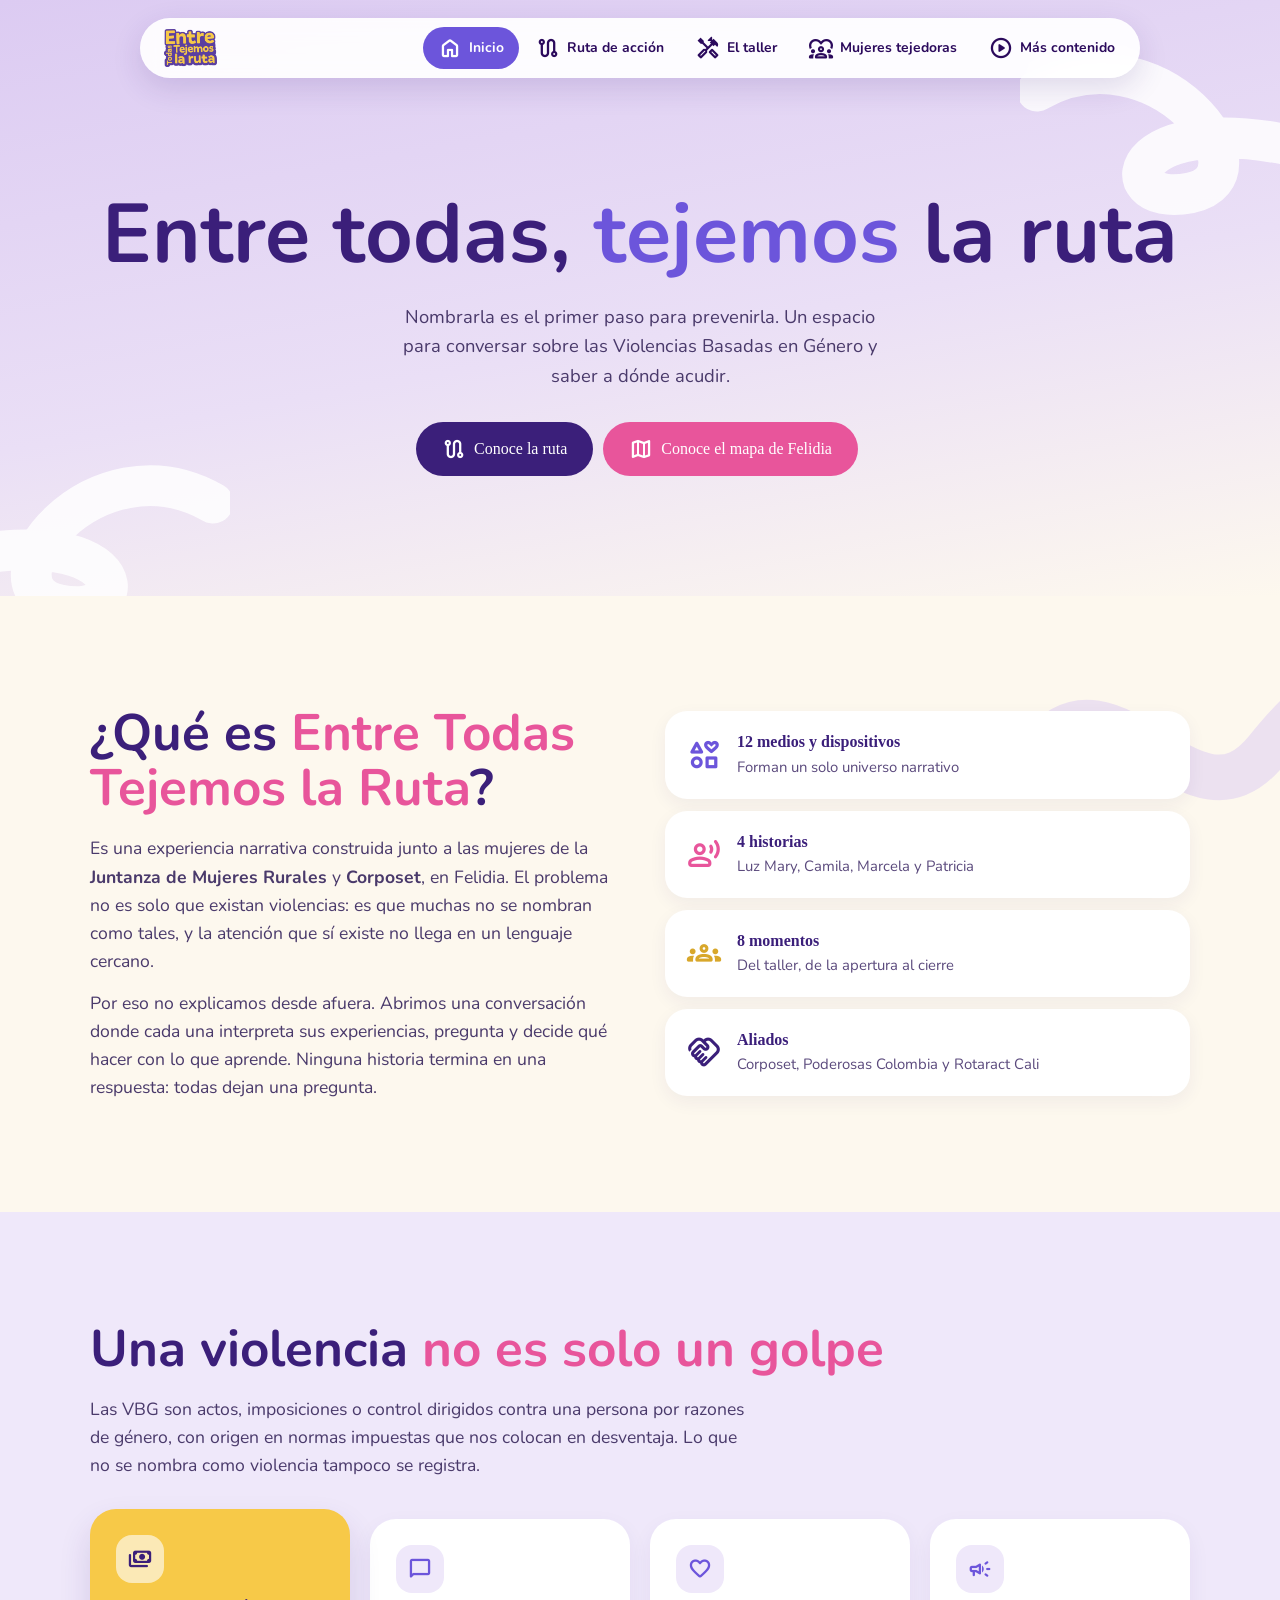
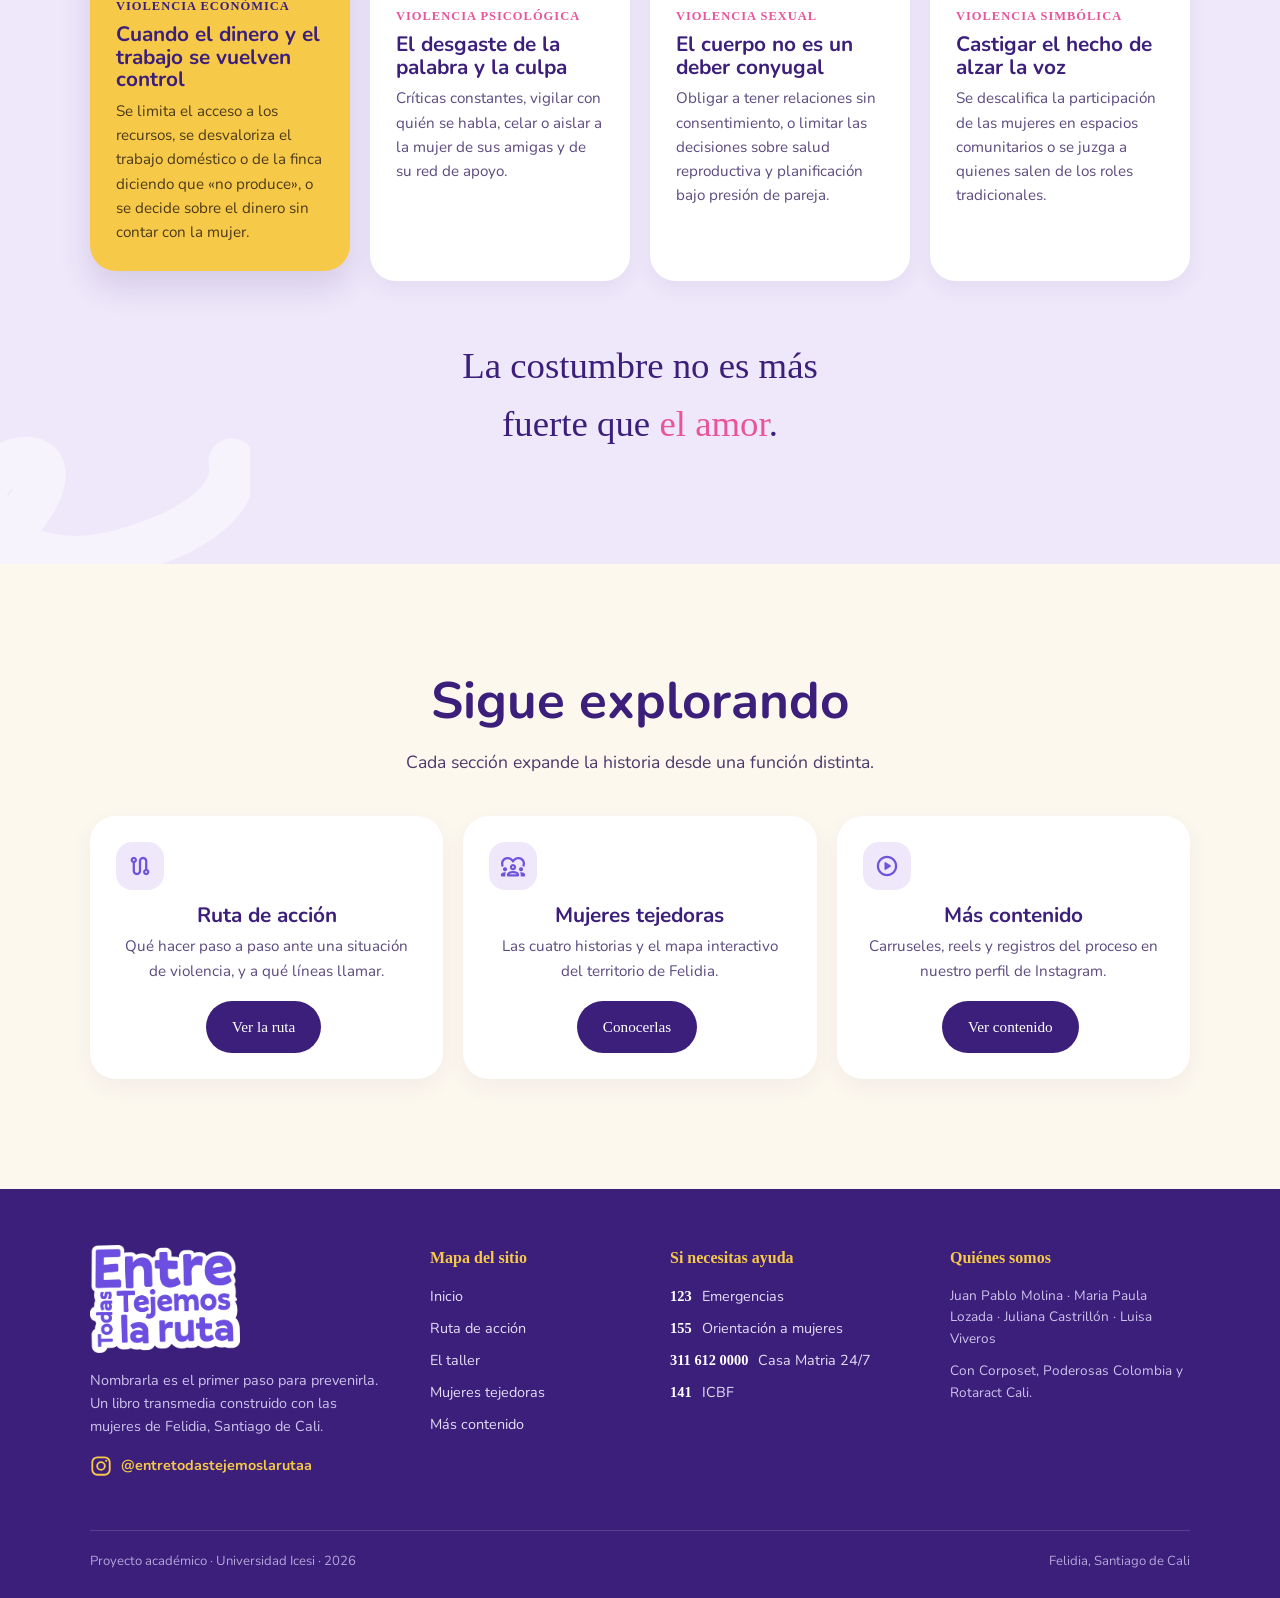
<file: index.html>
<!DOCTYPE html>
<html lang="es">
<head>
<meta charset="UTF-8">
<meta name="viewport" content="width=device-width,initial-scale=1">
<title>Inicio · Entre Todas Tejemos la Ruta</title>
<link href="https://fonts.googleapis.com/css2?family=Nunito:wght@400;600;700;800&display=swap" rel="stylesheet">
<link href="https://api.fontshare.com/v2/css?f[]=pally@400,500,700&display=swap" rel="stylesheet">
<link href="https://fonts.googleapis.com/css2?family=Material+Symbols+Rounded:opsz,wght,FILL,GRAD@24,400,0,0" rel="stylesheet">
<link rel="stylesheet" href="styles.css">
</head>
<body>

<nav>
  <a class="marca" href="index.html"><img src="logo2.png" alt="Entre Todas Tejemos la Ruta"></a>
  <div class="menu">
    <a class="ir activo" href="index.html"><span class="material-symbols-rounded">home</span>Inicio</a>
    <a class="ir" href="ruta.html"><span class="material-symbols-rounded">route</span>Ruta de acción</a>
    <a class="ir" href="taller.html"><span class="material-symbols-rounded">handyman</span>El taller</a>
        <a class="ir" href="tejedoras.html"><span class="material-symbols-rounded">diversity_1</span>Mujeres tejedoras</a>
    <a class="ir" href="contenido.html"><span class="material-symbols-rounded">play_circle</span>Más contenido</a>
  </div>
</nav>

<!-- ===== BANNER PRINCIPAL ===== -->
<header class="banner lila centro">
  <svg class="squig fuerte" style="right:-80px;top:40px;width:340px" viewBox="0 0 200 120" fill="none" stroke="#fff" stroke-width="24" stroke-linecap="round"><path d="M10 30C80 -10 150 80 100 90S60 30 190 70"/></svg>
  <svg class="squig fuerte" style="left:-110px;bottom:-60px;width:340px;transform:scaleX(-1)" viewBox="0 0 200 120" fill="none" stroke="#fff" stroke-width="24" stroke-linecap="round"><path d="M10 30C80 -10 150 80 100 90S60 30 190 70"/></svg>
  <div class="wrap">
      <h1>Entre todas, <em>tejemos</em> la ruta</h1>
      <p>Nombrarla es el primer paso para prevenirla. Un espacio para conversar sobre las Violencias Basadas en Género y saber a dónde acudir.</p>
      <a class="btn" href="ruta.html"><span class="material-symbols-rounded">route</span>Conoce la ruta</a>
      <a class="btn rosa" href="tejedoras.html"><span class="material-symbols-rounded">map</span>Conoce el mapa de Felidia</a>
  </div>
</header>

<!-- ===== EL PROYECTO ===== -->
<section class="fondo-crema">
  <svg class="squig" style="right:-120px;top:40px;width:380px" viewBox="0 0 200 120" fill="none" stroke="#DCCBF2" stroke-width="24" stroke-linecap="round"><path d="M10 60C50 10 90 110 130 60s50-30 60-20"/></svg>
  <div class="wrap two">
    <div>
      <h2>¿Qué es <em>Entre Todas Tejemos la Ruta</em>?</h2>
      <p class="lead">Es una experiencia narrativa construida junto a las mujeres de la <b>Juntanza de Mujeres Rurales</b> y <b>Corposet</b>, en Felidia. El problema no es solo que existan violencias: es que muchas no se nombran como tales, y la atención que sí existe no llega en un lenguaje cercano.</p>
      <p class="lead" style="margin-top:14px">Por eso no explicamos desde afuera. Abrimos una conversación donde cada una interpreta sus experiencias, pregunta y decide qué hacer con lo que aprende. Ninguna historia termina en una respuesta: todas dejan una pregunta.</p>
    </div>
    <div class="stats">
      <div class="stat"><span class="material-symbols-rounded">interests</span><div><b>12 medios y dispositivos</b><span class="d">Forman un solo universo narrativo</span></div></div>
      <div class="stat"><span class="material-symbols-rounded">record_voice_over</span><div><b>4 historias</b><span class="d">Luz Mary, Camila, Marcela y Patricia</span></div></div>
      <div class="stat"><span class="material-symbols-rounded">groups</span><div><b>8 momentos</b><span class="d">Del taller, de la apertura al cierre</span></div></div>
      <div class="stat"><span class="material-symbols-rounded">handshake</span><div><b>Aliados</b><span class="d">Corposet, Poderosas Colombia y Rotaract Cali</span></div></div>
    </div>
  </div>
</section>

<!-- ===== VBG ===== -->
<section class="fondo-suave">
  <svg class="squig" style="left:-110px;bottom:-60px;width:360px" viewBox="0 0 200 120" fill="none" stroke="#fff" stroke-width="26" stroke-linecap="round"><path d="M10 90C60 100 110 20 70 30S60 100 130 80 190 30 190 30"/></svg>
  <div class="wrap">
    <h2>Una violencia <em>no es solo un golpe</em></h2>
    <p class="lead">Las VBG son actos, imposiciones o control dirigidos contra una persona por razones de género, con origen en normas impuestas que nos colocan en desventaja. Lo que no se nombra como violencia tampoco se registra.</p>
    <div class="cards vbg">
      <div class="card activa"><div class="n"><span class="material-symbols-rounded">payments</span></div><h4>VIOLENCIA ECONÓMICA</h4><h3>Cuando el dinero y el trabajo se vuelven control</h3><p>Se limita el acceso a los recursos, se desvaloriza el trabajo doméstico o de la finca diciendo que «no produce», o se decide sobre el dinero sin contar con la mujer.</p></div>
      <div class="card"><div class="n"><span class="material-symbols-rounded">chat_bubble</span></div><h4>VIOLENCIA PSICOLÓGICA</h4><h3>El desgaste de la palabra y la culpa</h3><p>Críticas constantes, vigilar con quién se habla, celar o aislar a la mujer de sus amigas y de su red de apoyo.</p></div>
      <div class="card"><div class="n"><span class="material-symbols-rounded">favorite</span></div><h4>VIOLENCIA SEXUAL</h4><h3>El cuerpo no es un deber conyugal</h3><p>Obligar a tener relaciones sin consentimiento, o limitar las decisiones sobre salud reproductiva y planificación bajo presión de pareja.</p></div>
      <div class="card"><div class="n"><span class="material-symbols-rounded">campaign</span></div><h4>VIOLENCIA SIMBÓLICA</h4><h3>Castigar el hecho de alzar la voz</h3><p>Se descalifica la participación de las mujeres en espacios comunitarios o se juzga a quienes salen de los roles tradicionales.</p></div>
    </div>
    <p class="quote">La costumbre no es más fuerte que <span>el amor</span>.</p>
  </div>
</section>

<!-- ===== ACCESOS ===== -->
<section class="fondo-crema centro">
  <div class="wrap">
    <h2>Sigue explorando</h2>
    <p class="lead">Cada sección expande la historia desde una función distinta.</p>
    <div class="cards">
      <div class="card"><div class="n"><span class="material-symbols-rounded">route</span></div><h3>Ruta de acción</h3><p>Qué hacer paso a paso ante una situación de violencia, y a qué líneas llamar.</p><p style="margin-top:14px"><a class="btn" href="ruta.html">Ver la ruta</a></p></div>
      <div class="card"><div class="n"><span class="material-symbols-rounded">diversity_1</span></div><h3>Mujeres tejedoras</h3><p>Las cuatro historias y el mapa interactivo del territorio de Felidia.</p><p style="margin-top:14px"><a class="btn" href="tejedoras.html">Conocerlas</a></p></div>
      <div class="card"><div class="n"><span class="material-symbols-rounded">play_circle</span></div><h3>Más contenido</h3><p>Carruseles, reels y registros del proceso en nuestro perfil de Instagram.</p><p style="margin-top:14px"><a class="btn" href="contenido.html">Ver contenido</a></p></div>
    </div>
  </div>
</section>

<footer>
  <div class="pie">
    <div class="pie-marca">
      <!-- Cambia logo.png por tu logo cuando lo tengas -->
      <img src="logo.png" alt="Entre Todas Tejemos la Ruta" class="logo">
      <p>Nombrarla es el primer paso para prevenirla. Un libro transmedia construido con las mujeres de Felidia, Santiago de Cali.</p>
      <a class="red" href="https://www.instagram.com/entretodastejemoslarutaa/" target="_blank" rel="noopener" aria-label="Instagram">
        <svg viewBox="0 0 24 24" width="22" height="22" fill="none" stroke="currentColor" stroke-width="2" stroke-linecap="round"><rect x="2.5" y="2.5" width="19" height="19" rx="5.5"/><circle cx="12" cy="12" r="4.2"/><circle cx="17.6" cy="6.4" r="1.2" fill="currentColor" stroke="none"/></svg>
        <span>@entretodastejemoslarutaa</span>
      </a>
    </div>

    <div class="pie-col">
      <h4>Mapa del sitio</h4>
      <a href="index.html">Inicio</a>
      <a href="ruta.html">Ruta de acción</a>
      <a href="taller.html">El taller</a>
      <a href="tejedoras.html">Mujeres tejedoras</a>
      <a href="contenido.html">Más contenido</a>
    </div>

    <div class="pie-col">
      <h4>Si necesitas ayuda</h4>
      <a href="tel:123"><b>123</b> Emergencias</a>
      <a href="tel:155"><b>155</b> Orientación a mujeres</a>
      <a href="tel:3116120000"><b>311 612 0000</b> Casa Matria 24/7</a>
      <a href="tel:141"><b>141</b> ICBF</a>
    </div>

    <div class="pie-col">
      <h4>Quiénes somos</h4>
      <p class="pie-txt">Juan Pablo Molina · Maria Paula Lozada · Juliana Castrillón · Luisa Viveros</p>
      <p class="pie-txt">Con Corposet, Poderosas Colombia y Rotaract Cali.</p>
    </div>
  </div>

  <div class="pie-abajo">
    <span>Proyecto académico · Universidad Icesi · 2026</span>
    <span>Felidia, Santiago de Cali</span>
  </div>
</footer>
<script>
// Las tarjetas de VBG se van iluminando una por una, como un carrusel.
var tarjetas = document.querySelectorAll(".cards.vbg .card");
var actual = 0;
function iluminar(i){
  tarjetas.forEach(function(t){ t.classList.remove("activa"); });
  tarjetas[i].classList.add("activa");
  actual = i;
}
var reloj = setInterval(function(){ iluminar((actual + 1) % tarjetas.length); }, 2600);
// Si el usuario pasa el mouse, manda el mouse y se detiene el automatico
tarjetas.forEach(function(t, i){
  t.onmouseenter = function(){ clearInterval(reloj); iluminar(i); };
});
</script>
</body>
</html>
</file>
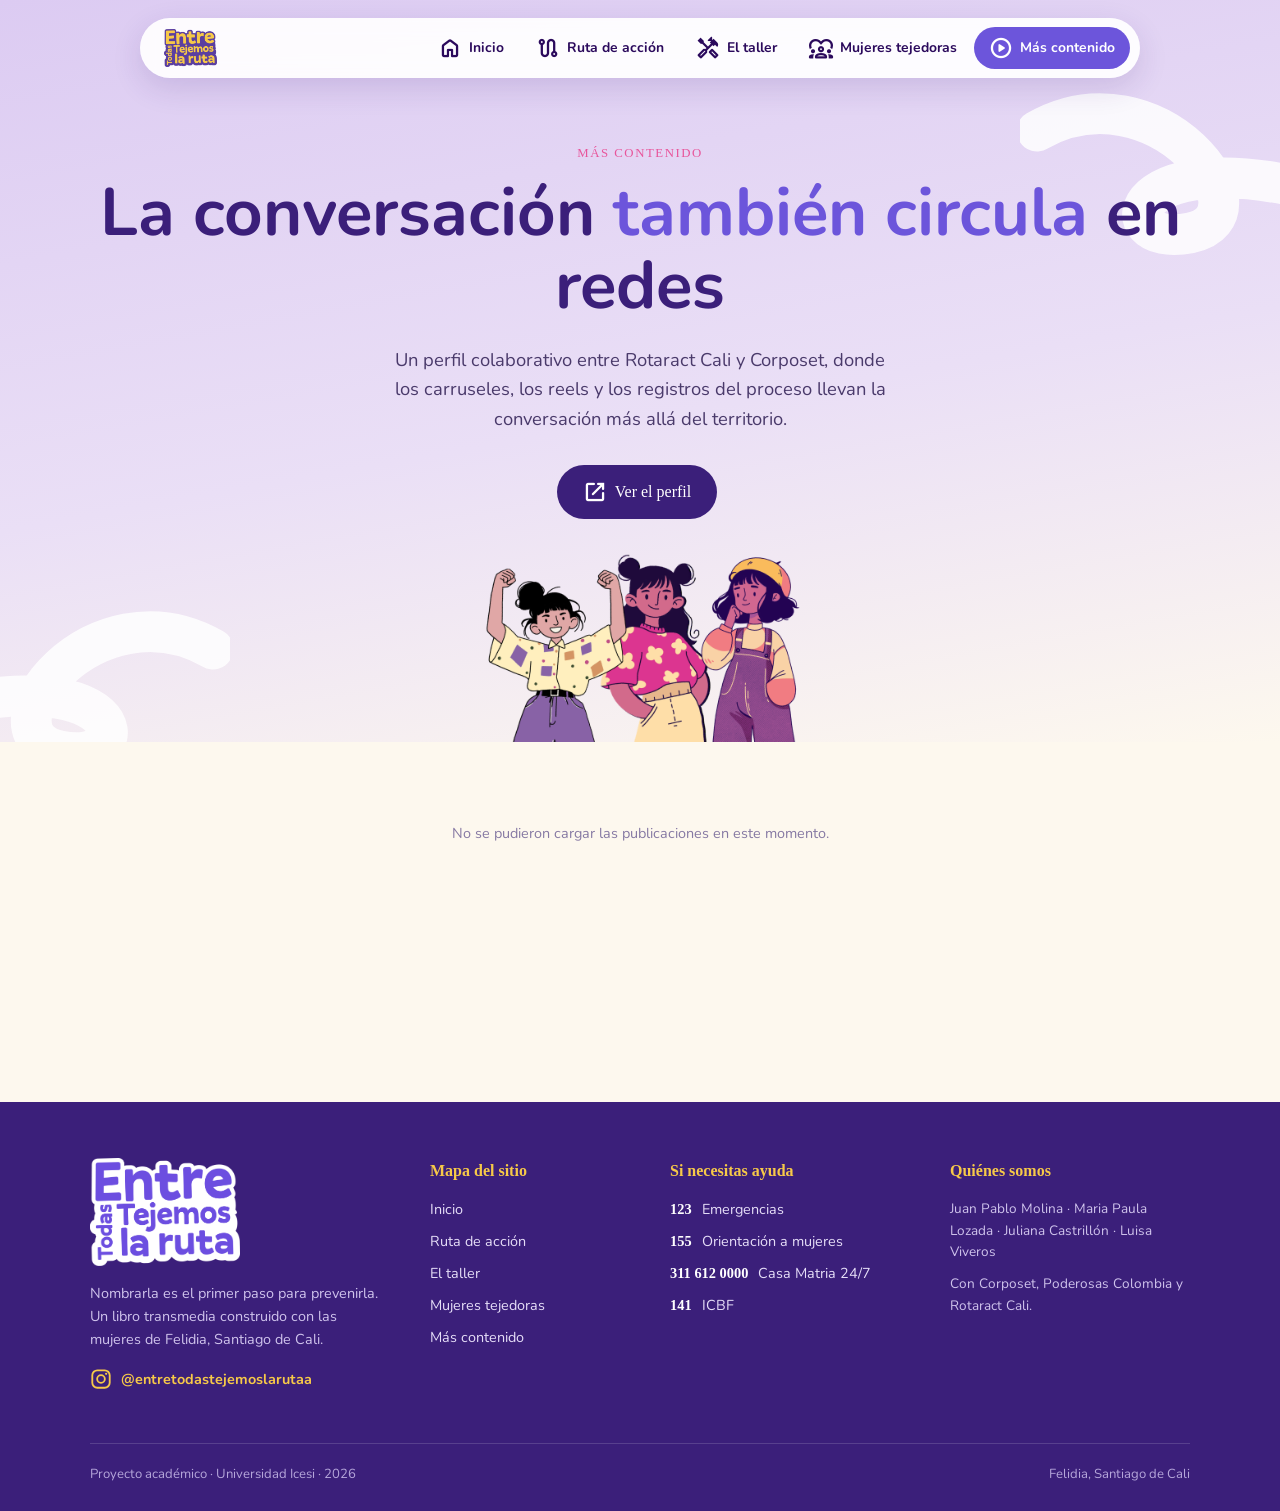
<file: contenido.html>
<!DOCTYPE html>
<html lang="es">
<head>
<meta charset="UTF-8">
<meta name="viewport" content="width=device-width,initial-scale=1">
<title>Más contenido · Entre Todas Tejemos la Ruta</title>
<link href="https://fonts.googleapis.com/css2?family=Nunito:wght@400;600;700;800&display=swap" rel="stylesheet">
<link href="https://api.fontshare.com/v2/css?f[]=pally@400,500,700&display=swap" rel="stylesheet">
<link href="https://fonts.googleapis.com/css2?family=Material+Symbols+Rounded:opsz,wght,FILL,GRAD@24,400,0,0" rel="stylesheet">
<link rel="stylesheet" href="styles.css">
</head>
<body>

<nav>
  <a class="marca" href="index.html"><img src="logo2.png" alt="Entre Todas Tejemos la Ruta"></a>
  <div class="menu">
    <a class="ir" href="index.html"><span class="material-symbols-rounded">home</span>Inicio</a>
    <a class="ir" href="ruta.html"><span class="material-symbols-rounded">route</span>Ruta de acción</a>
    <a class="ir" href="taller.html"><span class="material-symbols-rounded">handyman</span>El taller</a>
        <a class="ir" href="tejedoras.html"><span class="material-symbols-rounded">diversity_1</span>Mujeres tejedoras</a>
    <a class="ir activo" href="contenido.html"><span class="material-symbols-rounded">play_circle</span>Más contenido</a>
  </div>
</nav>

<header class="banner interno lila ajustado centro">
  <svg class="squig fuerte" style="right:-80px;top:80px;width:340px" viewBox="0 0 200 120" fill="none" stroke="#fff" stroke-width="24" stroke-linecap="round"><path d="M10 30C80 -10 150 80 100 90S60 30 190 70"/></svg>
  <svg class="squig fuerte" style="left:-110px;bottom:-60px;width:340px;transform:scaleX(-1)" viewBox="0 0 200 120" fill="none" stroke="#fff" stroke-width="24" stroke-linecap="round"><path d="M10 30C80 -10 150 80 100 90S60 30 190 70"/></svg>
  <div class="wrap">
    <span class="eyebrow">Más contenido</span>
    <h1>La conversación <em>también circula</em> en redes</h1>
    <p>Un perfil colaborativo entre Rotaract Cali y Corposet, donde los carruseles, los reels y los registros del proceso llevan la conversación más allá del territorio.</p>
    <a class="btn" id="iglink" href="#" target="_blank" rel="noopener"><span class="material-symbols-rounded">open_in_new</span>Ver el perfil</a>

    <!-- Para cambiar la imagen, reemplaza el nombre del archivo -->
    <div class="ilustra-caja">
      <img class="ilustra" src="Group 19.png" alt="Ilustración de las tejedoras">
    </div>
  </div>
</header>

<section class="fondo-crema" style="padding-top:0">
  <div class="wrap">
    <!-- Aqui se cargan solas las publicaciones de Instagram -->
    <div class="muro" id="feed">
      <p class="pie-feed">Cargando publicaciones…</p>
    </div>
  </div>
</section>

<footer>
  <div class="pie">
    <div class="pie-marca">
      <!-- Cambia logo.png por tu logo cuando lo tengas -->
      <img src="logo.png" alt="Entre Todas Tejemos la Ruta" class="logo">
      <p>Nombrarla es el primer paso para prevenirla. Un libro transmedia construido con las mujeres de Felidia, Santiago de Cali.</p>
      <a class="red" href="https://www.instagram.com/entretodastejemoslarutaa/" target="_blank" rel="noopener" aria-label="Instagram">
        <svg viewBox="0 0 24 24" width="22" height="22" fill="none" stroke="currentColor" stroke-width="2" stroke-linecap="round"><rect x="2.5" y="2.5" width="19" height="19" rx="5.5"/><circle cx="12" cy="12" r="4.2"/><circle cx="17.6" cy="6.4" r="1.2" fill="currentColor" stroke="none"/></svg>
        <span>@entretodastejemoslarutaa</span>
      </a>
    </div>

    <div class="pie-col">
      <h4>Mapa del sitio</h4>
      <a href="index.html">Inicio</a>
      <a href="ruta.html">Ruta de acción</a>
      <a href="taller.html">El taller</a>
      <a href="tejedoras.html">Mujeres tejedoras</a>
      <a href="contenido.html">Más contenido</a>
    </div>

    <div class="pie-col">
      <h4>Si necesitas ayuda</h4>
      <a href="tel:123"><b>123</b> Emergencias</a>
      <a href="tel:155"><b>155</b> Orientación a mujeres</a>
      <a href="tel:3116120000"><b>311 612 0000</b> Casa Matria 24/7</a>
      <a href="tel:141"><b>141</b> ICBF</a>
    </div>

    <div class="pie-col">
      <h4>Quiénes somos</h4>
      <p class="pie-txt">Juan Pablo Molina · Maria Paula Lozada · Juliana Castrillón · Luisa Viveros</p>
      <p class="pie-txt">Con Corposet, Poderosas Colombia y Rotaract Cali.</p>
    </div>
  </div>

  <div class="pie-abajo">
    <span>Proyecto académico · Universidad Icesi · 2026</span>
    <span>Felidia, Santiago de Cali</span>
  </div>
</footer>

<script>
/* =========================================================
   1) EL USUARIO DEL PERFIL (sin la arroba)
   ========================================================= */
var USUARIO_IG = "entretodastejemoslarutaa";

/* =========================================================
   2) EL FEED DE BEHOLD
   ========================================================= */
var FEED = "https://feeds.behold.so/5PLVJlpUCPObW07onoo1";

/* Cuantas publicaciones mostrar */
var CUANTAS = 6;

/* ---- De aqui para abajo no hace falta cambiar nada ---- */
document.getElementById("iglink").href = "https://www.instagram.com/" + USUARIO_IG + "/";

var feed = document.getElementById("feed");

/* Saca la mejor imagen disponible de una publicacion o de una lamina */
function sacarImagen(m){
  return (m.sizes && m.sizes.medium && m.sizes.medium.mediaUrl) ||
         (m.sizes && m.sizes.large  && m.sizes.large.mediaUrl)  ||
         (m.sizes && m.sizes.full   && m.sizes.full.mediaUrl)   ||
         m.thumbnailUrl || m.mediaUrl || "";
}

/* Arma una tarjeta con su carrusel propio */
function armarTarjeta(p){
  var laminas = (p.children && p.children.length) ? p.children : [p];
  var esVideo = (p.mediaType === "VIDEO");

  var card = document.createElement("article");
  card.className = "igc" + (esVideo ? " reel" : "");

  /* --- zona de medios --- */
  var medios = document.createElement("div");
  medios.className = "medios";

  laminas.forEach(function(m, i){
    var slide = document.createElement("div");
    slide.className = "slide" + (i === 0 ? " on" : "");
    if (m.mediaType === "VIDEO") {
      var v = document.createElement("video");
      v.src = m.mediaUrl;
      v.poster = m.thumbnailUrl || "";
      v.controls = true;
      v.playsInline = true;
      v.preload = "metadata";
      slide.appendChild(v);
    } else {
      var img = document.createElement("img");
      img.src = sacarImagen(m);
      img.alt = "Publicación de Instagram";
      img.loading = "lazy";
      slide.appendChild(img);
    }
    medios.appendChild(slide);
  });

  /* flechas y puntos, solo si hay mas de una lamina */
  if (laminas.length > 1) {
    var pos = 0;
    var slides = medios.querySelectorAll(".slide");

    var puntos = document.createElement("div");
    puntos.className = "puntos";
    laminas.forEach(function(_, i){
      var d = document.createElement("span");
      if (i === 0) d.className = "on";
      puntos.appendChild(d);
    });

    function mover(n){
      // pausa cualquier video antes de cambiar de lamina
      var vid = slides[pos].querySelector("video");
      if (vid) vid.pause();
      slides[pos].classList.remove("on");
      puntos.children[pos].classList.remove("on");
      pos = (n + slides.length) % slides.length;
      slides[pos].classList.add("on");
      puntos.children[pos].classList.add("on");
    }

    var atras = document.createElement("button");
    atras.className = "flecha izq";
    atras.innerHTML = '<span class="material-symbols-rounded">chevron_left</span>';
    atras.onclick = function(){ mover(pos - 1); };

    var adelante = document.createElement("button");
    adelante.className = "flecha der";
    adelante.innerHTML = '<span class="material-symbols-rounded">chevron_right</span>';
    adelante.onclick = function(){ mover(pos + 1); };

    medios.appendChild(atras);
    medios.appendChild(adelante);
    medios.appendChild(puntos);

    var cuenta = document.createElement("span");
    cuenta.className = "cuenta";
    cuenta.innerHTML = '<span class="material-symbols-rounded">filter_none</span>';
    medios.appendChild(cuenta);
  }

  card.appendChild(medios);

  /* --- copy de la publicacion --- */
  var texto = (p.caption || "").trim();
  var pie = document.createElement("div");
  pie.className = "copy";
  if (texto === "") {
    pie.innerHTML = '<p class="sincopy">Sin descripción</p>';
  } else {
    var parrafo = document.createElement("p");
    parrafo.className = "recortado";
    parrafo.textContent = texto;
    var mas = document.createElement("button");
    mas.className = "vermas";
    mas.textContent = "Ver más";
    mas.onclick = function(){
      parrafo.classList.toggle("recortado");
      mas.textContent = parrafo.classList.contains("recortado") ? "Ver más" : "Ver menos";
    };
    pie.appendChild(parrafo);
    pie.appendChild(mas);
  }

  var enlace = document.createElement("a");
  enlace.className = "ira";
  enlace.href = p.permalink;
  enlace.target = "_blank";
  enlace.rel = "noopener";
  enlace.innerHTML = '<span class="material-symbols-rounded">open_in_new</span>Ver en Instagram';
  pie.appendChild(enlace);

  card.appendChild(pie);
  return card;
}

fetch(FEED)
  .then(function(r){ return r.json(); })
  .then(function(datos){
    var posts = Array.isArray(datos) ? datos : (datos.posts || []);
    feed.innerHTML = "";
    if (posts.length === 0) {
      feed.innerHTML = '<p class="pie-feed">Todavía no hay publicaciones.</p>';
      return;
    }
    posts.slice(0, CUANTAS).forEach(function(p){
      feed.appendChild(armarTarjeta(p));
    });
  })
  .catch(function(){
    feed.innerHTML = '<p class="pie-feed">No se pudieron cargar las publicaciones en este momento.</p>';
  });
</script>
</body>
</html>
</file>
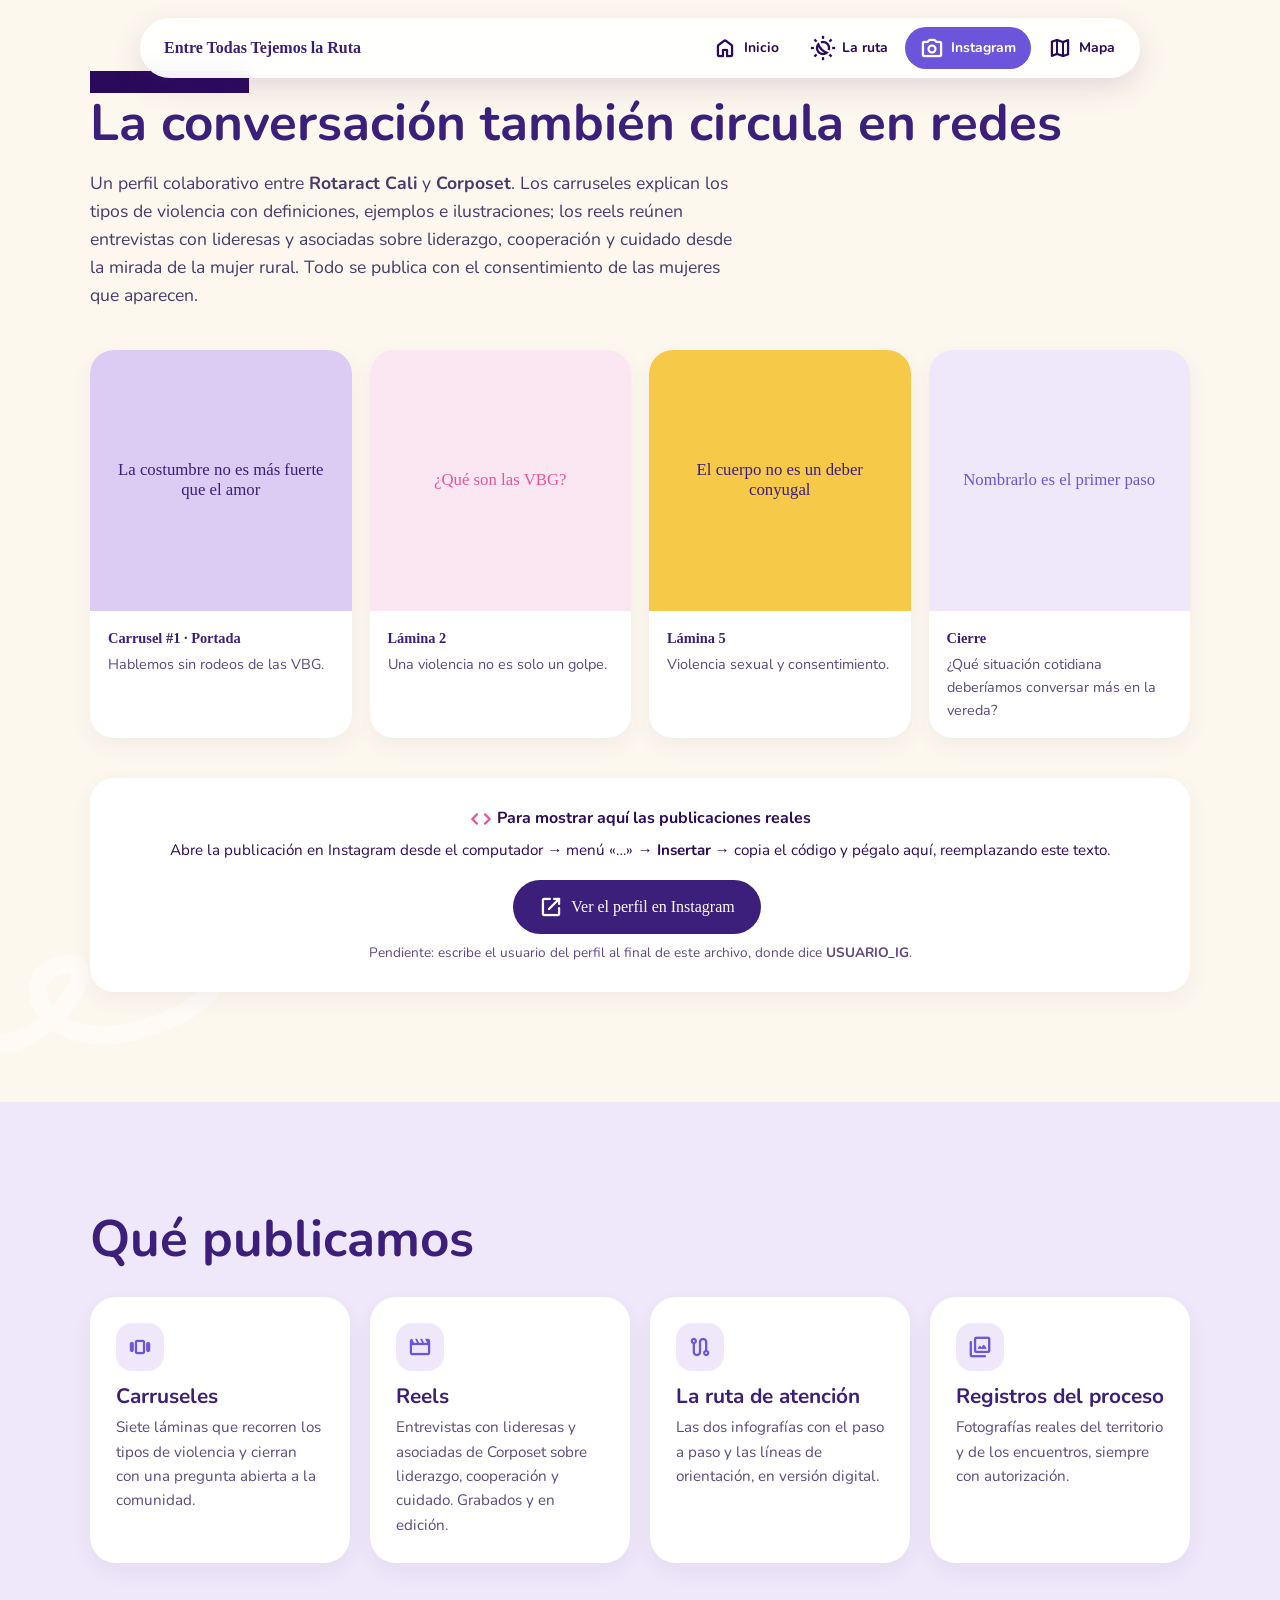
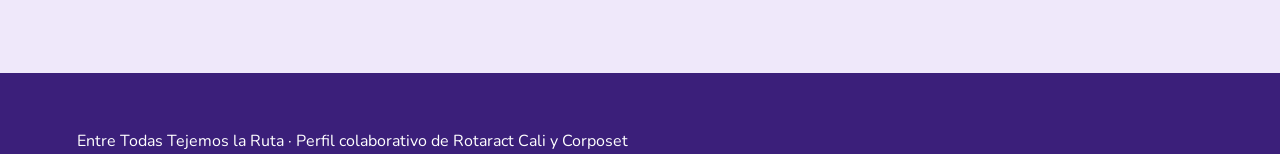
<file: instagram.html>
<!DOCTYPE html>
<html lang="es">
<head>
<meta charset="UTF-8">
<meta name="viewport" content="width=device-width,initial-scale=1">
<title>Instagram · Entre Todas Tejemos la Ruta</title>
<link href="https://fonts.googleapis.com/css2?family=Nunito:wght@400;600;700;800&display=swap" rel="stylesheet">
<link href="https://api.fontshare.com/v2/css?f[]=pally@400,500,700&display=swap" rel="stylesheet">
<link href="https://fonts.googleapis.com/css2?family=Material+Symbols+Rounded:opsz,wght,FILL,GRAD@24,400,0,0" rel="stylesheet">
<link rel="stylesheet" href="styles.css">
</head>
<body>

<nav>
  <a class="marca" href="index.html">Entre Todas Tejemos la Ruta</a>
  <div class="menu">
    <a class="ir" href="index.html"><span class="material-symbols-rounded">home</span>Inicio</a>
    <a class="ir" href="ruta.html"><span class="material-symbols-rounded">routine</span>La ruta</a>
    <a class="ir activo" href="instagram.html"><span class="material-symbols-rounded">photo_camera</span>Instagram</a>
    <a class="ir" href="mapa.html"><span class="material-symbols-rounded">map</span>Mapa</a>
  </div>
</nav>

<section class="fondo-amarillo" style="padding-top:70px">
  <svg class="squig" style="left:-30px;bottom:20px;width:260px" viewBox="0 0 200 120" fill="none" stroke="#fff" stroke-width="14" stroke-linecap="round"><path d="M10 90C60 100 110 20 70 30S60 100 130 80 190 30 190 30"/></svg>
  <div class="wrap">
    <span class="tag" style="background:var(--ink)"><span class="material-symbols-rounded">photo_camera</span>Nuestro Instagram</span>
    <h2><span class="lbl">La conversación también circula en redes</span></h2>
    <p class="lead">Un perfil colaborativo entre <b>Rotaract Cali</b> y <b>Corposet</b>. Los carruseles explican los tipos de violencia con definiciones, ejemplos e ilustraciones; los reels reúnen entrevistas con lideresas y asociadas sobre liderazgo, cooperación y cuidado desde la mirada de la mujer rural. Todo se publica con el consentimiento de las mujeres que aparecen.</p>

    <div class="ig">
      <div class="igc"><div class="im">La costumbre no es más fuerte que el amor</div><div class="tx"><b>Carrusel #1 · Portada</b>Hablemos sin rodeos de las VBG.</div></div>
      <div class="igc"><div class="im">¿Qué son las VBG?</div><div class="tx"><b>Lámina 2</b>Una violencia no es solo un golpe.</div></div>
      <div class="igc"><div class="im">El cuerpo no es un deber conyugal</div><div class="tx"><b>Lámina 5</b>Violencia sexual y consentimiento.</div></div>
      <div class="igc"><div class="im">Nombrarlo es el primer paso</div><div class="tx"><b>Cierre</b>¿Qué situación cotidiana deberíamos conversar más en la vereda?</div></div>
    </div>

    <!-- ===== AQUI VAN LAS PUBLICACIONES REALES ===== -->
    <div class="embed">
      <p style="font-weight:700"><span class="material-symbols-rounded" style="color:var(--rosa)">code</span> Para mostrar aquí las publicaciones reales</p>
      <p style="font-size:.95rem;margin-top:6px">Abre la publicación en Instagram desde el computador → menú «…» → <b>Insertar</b> → copia el código y pégalo aquí, reemplazando este texto.</p>
      <p style="margin-top:14px"><a class="btn" id="iglink" href="#" target="_blank" rel="noopener"><span class="material-symbols-rounded">open_in_new</span>Ver el perfil en Instagram</a></p>
      <p style="font-size:.85rem;margin-top:8px;opacity:.75">Pendiente: escribe el usuario del perfil al final de este archivo, donde dice <b>USUARIO_IG</b>.</p>
    </div>
  </div>
</section>

<section class="fondo-suave">
  <div class="wrap">
    <h2><span class="lbl">Qué publicamos</span></h2>
    <div class="cards" style="margin-top:30px">
      <div class="card"><div class="n"><span class="material-symbols-rounded">view_carousel</span></div><h3>Carruseles</h3><p>Siete láminas que recorren los tipos de violencia y cierran con una pregunta abierta a la comunidad.</p></div>
      <div class="card"><div class="n"><span class="material-symbols-rounded">movie</span></div><h3>Reels</h3><p>Entrevistas con lideresas y asociadas de Corposet sobre liderazgo, cooperación y cuidado. Grabados y en edición.</p></div>
      <div class="card"><div class="n"><span class="material-symbols-rounded">route</span></div><h3>La ruta de atención</h3><p>Las dos infografías con el paso a paso y las líneas de orientación, en versión digital.</p></div>
      <div class="card"><div class="n"><span class="material-symbols-rounded">photo_library</span></div><h3>Registros del proceso</h3><p>Fotografías reales del territorio y de los encuentros, siempre con autorización.</p></div>
    </div>
  </div>
</section>

<footer>Entre Todas Tejemos la Ruta · Perfil colaborativo de Rotaract Cali y Corposet</footer>

<script>
// Cambia USUARIO_IG por el nombre de usuario real (sin la arroba).
var USUARIO_IG = "USUARIO_IG";
document.getElementById("iglink").href = "https://www.instagram.com/" + USUARIO_IG + "/";
</script>
</body>
</html>
</file>
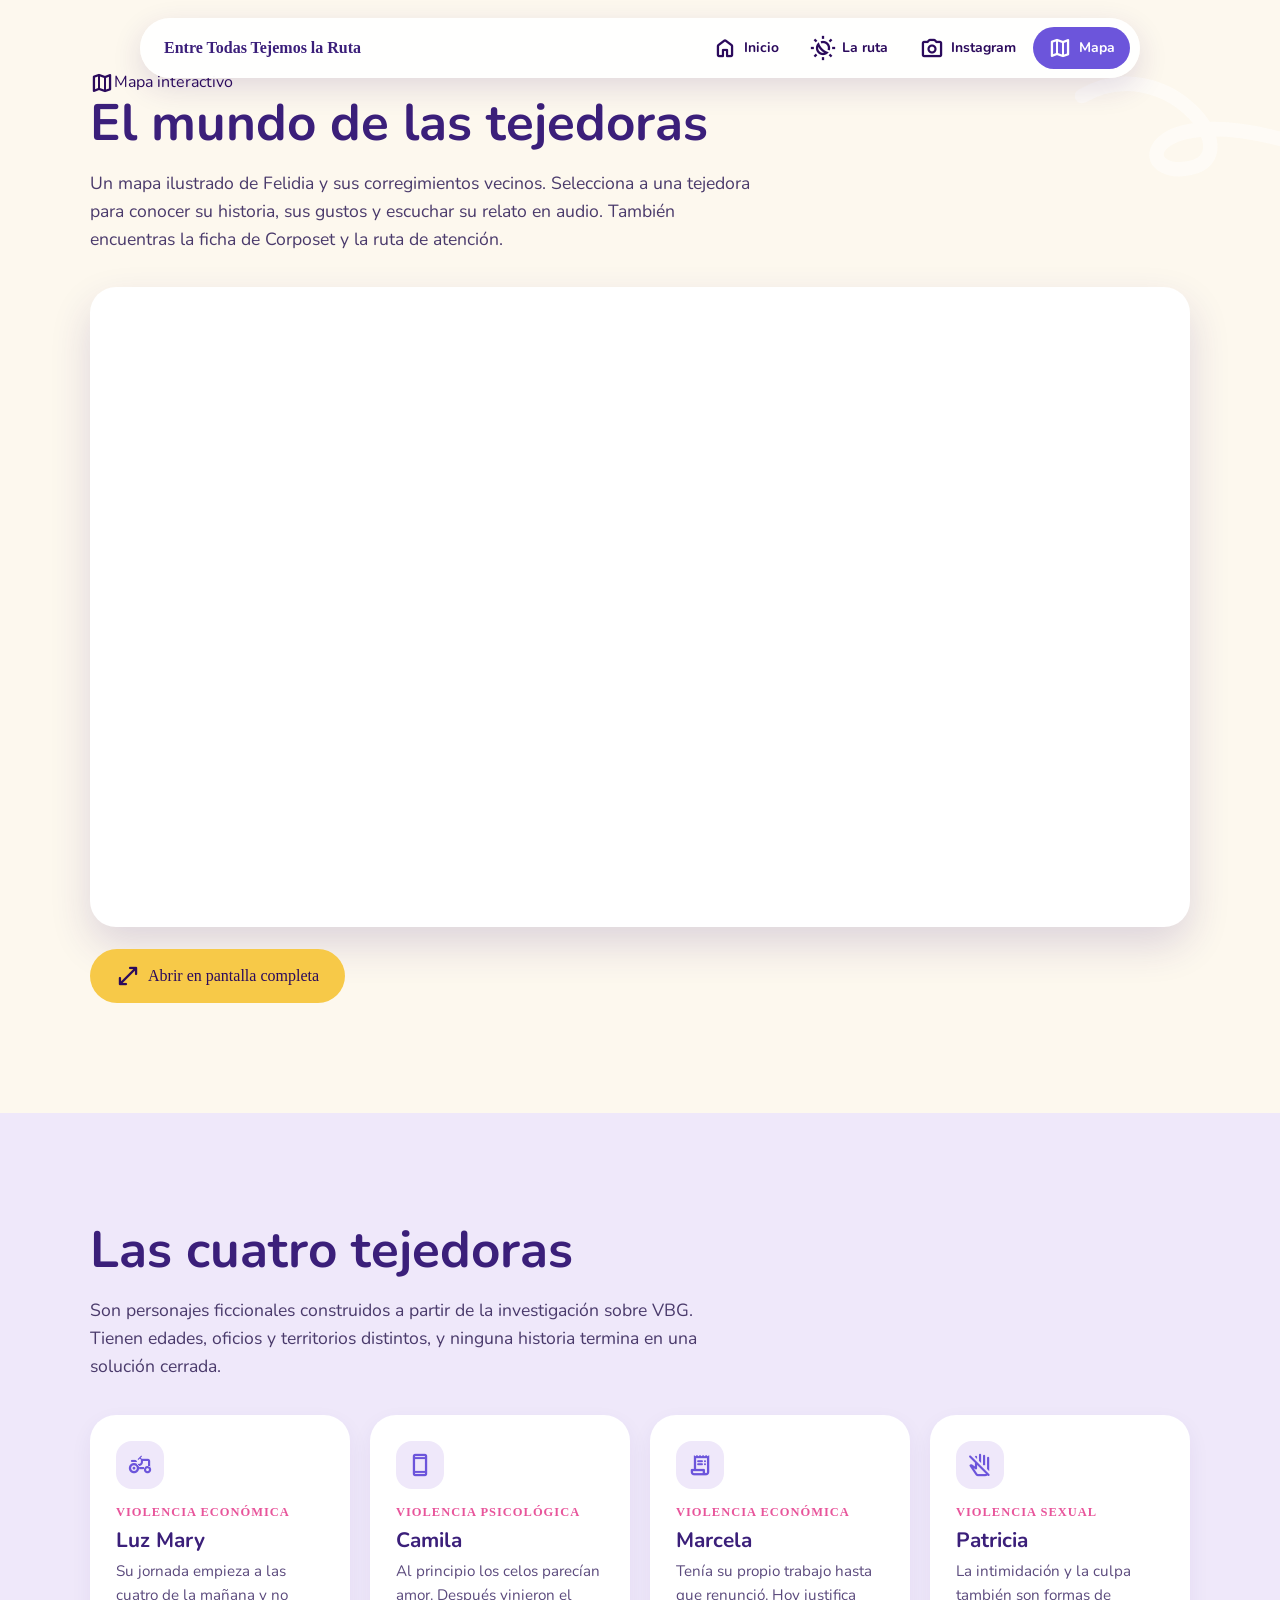
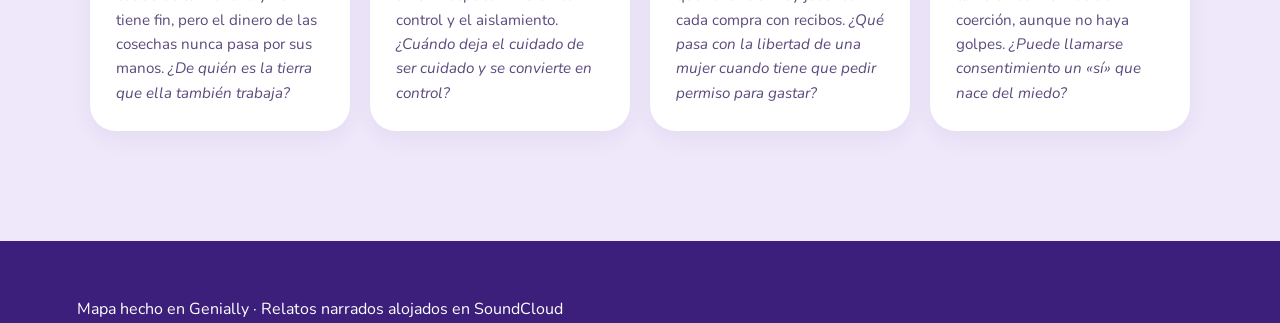
<file: mapa.html>
<!DOCTYPE html>
<html lang="es">
<head>
<meta charset="UTF-8">
<meta name="viewport" content="width=device-width,initial-scale=1">
<title>Mapa · Entre Todas Tejemos la Ruta</title>
<link href="https://fonts.googleapis.com/css2?family=Nunito:wght@400;600;700;800&display=swap" rel="stylesheet">
<link href="https://api.fontshare.com/v2/css?f[]=pally@400,500,700&display=swap" rel="stylesheet">
<link href="https://fonts.googleapis.com/css2?family=Material+Symbols+Rounded:opsz,wght,FILL,GRAD@24,400,0,0" rel="stylesheet">
<link rel="stylesheet" href="styles.css">
</head>
<body>

<nav>
  <a class="marca" href="index.html">Entre Todas Tejemos la Ruta</a>
  <div class="menu">
    <a class="ir" href="index.html"><span class="material-symbols-rounded">home</span>Inicio</a>
    <a class="ir" href="ruta.html"><span class="material-symbols-rounded">routine</span>La ruta</a>
    <a class="ir" href="instagram.html"><span class="material-symbols-rounded">photo_camera</span>Instagram</a>
    <a class="ir activo" href="mapa.html"><span class="material-symbols-rounded">map</span>Mapa</a>
  </div>
</nav>

<section class="fondo-violeta" style="padding-top:70px">
  <svg class="squig" style="right:-30px;top:60px;width:240px" viewBox="0 0 200 120" fill="none" stroke="#fff" stroke-width="12" stroke-linecap="round"><path d="M10 30C80 -10 150 80 100 90S60 30 190 70"/></svg>
  <div class="wrap">
    <span class="tag"><span class="material-symbols-rounded">map</span>Mapa interactivo</span>
    <h2><span class="lbl">El mundo de las tejedoras</span></h2>
    <p class="lead">Un mapa ilustrado de Felidia y sus corregimientos vecinos. Selecciona a una tejedora para conocer su historia, sus gustos y escuchar su relato en audio. También encuentras la ficha de Corposet y la ruta de atención.</p>

    <div class="frame">
      <iframe src="https://view.genially.com/6af2fbed27aabd9be8a95e26" title="Mapa interactivo Entre Todas Tejemos la Ruta" allowfullscreen loading="lazy"></iframe>
    </div>

    <p style="margin-top:18px">
      <a class="btn y" href="https://view.genially.com/6af2fbed27aabd9be8a95e26" target="_blank" rel="noopener"><span class="material-symbols-rounded">open_in_full</span>Abrir en pantalla completa</a>
    </p>
  </div>
</section>

<section class="fondo-suave">
  <div class="wrap">
    <h2><span class="lbl">Las cuatro tejedoras</span></h2>
    <p class="lead">Son personajes ficcionales construidos a partir de la investigación sobre VBG. Tienen edades, oficios y territorios distintos, y ninguna historia termina en una solución cerrada.</p>
    <div class="cards" style="margin-top:34px">
      <div class="card"><div class="n"><span class="material-symbols-rounded">agriculture</span></div><h4>VIOLENCIA ECONÓMICA</h4><h3>Luz Mary</h3><p>Su jornada empieza a las cuatro de la mañana y no tiene fin, pero el dinero de las cosechas nunca pasa por sus manos. <i>¿De quién es la tierra que ella también trabaja?</i></p></div>
      <div class="card"><div class="n"><span class="material-symbols-rounded">smartphone</span></div><h4>VIOLENCIA PSICOLÓGICA</h4><h3>Camila</h3><p>Al principio los celos parecían amor. Después vinieron el control y el aislamiento. <i>¿Cuándo deja el cuidado de ser cuidado y se convierte en control?</i></p></div>
      <div class="card"><div class="n"><span class="material-symbols-rounded">receipt_long</span></div><h4>VIOLENCIA ECONÓMICA</h4><h3>Marcela</h3><p>Tenía su propio trabajo hasta que renunció. Hoy justifica cada compra con recibos. <i>¿Qué pasa con la libertad de una mujer cuando tiene que pedir permiso para gastar?</i></p></div>
      <div class="card"><div class="n"><span class="material-symbols-rounded">do_not_touch</span></div><h4>VIOLENCIA SEXUAL</h4><h3>Patricia</h3><p>La intimidación y la culpa también son formas de coerción, aunque no haya golpes. <i>¿Puede llamarse consentimiento un «sí» que nace del miedo?</i></p></div>
    </div>
  </div>
</section>

<footer>Mapa hecho en Genially · Relatos narrados alojados en SoundCloud</footer>
</body>
</html>
</file>
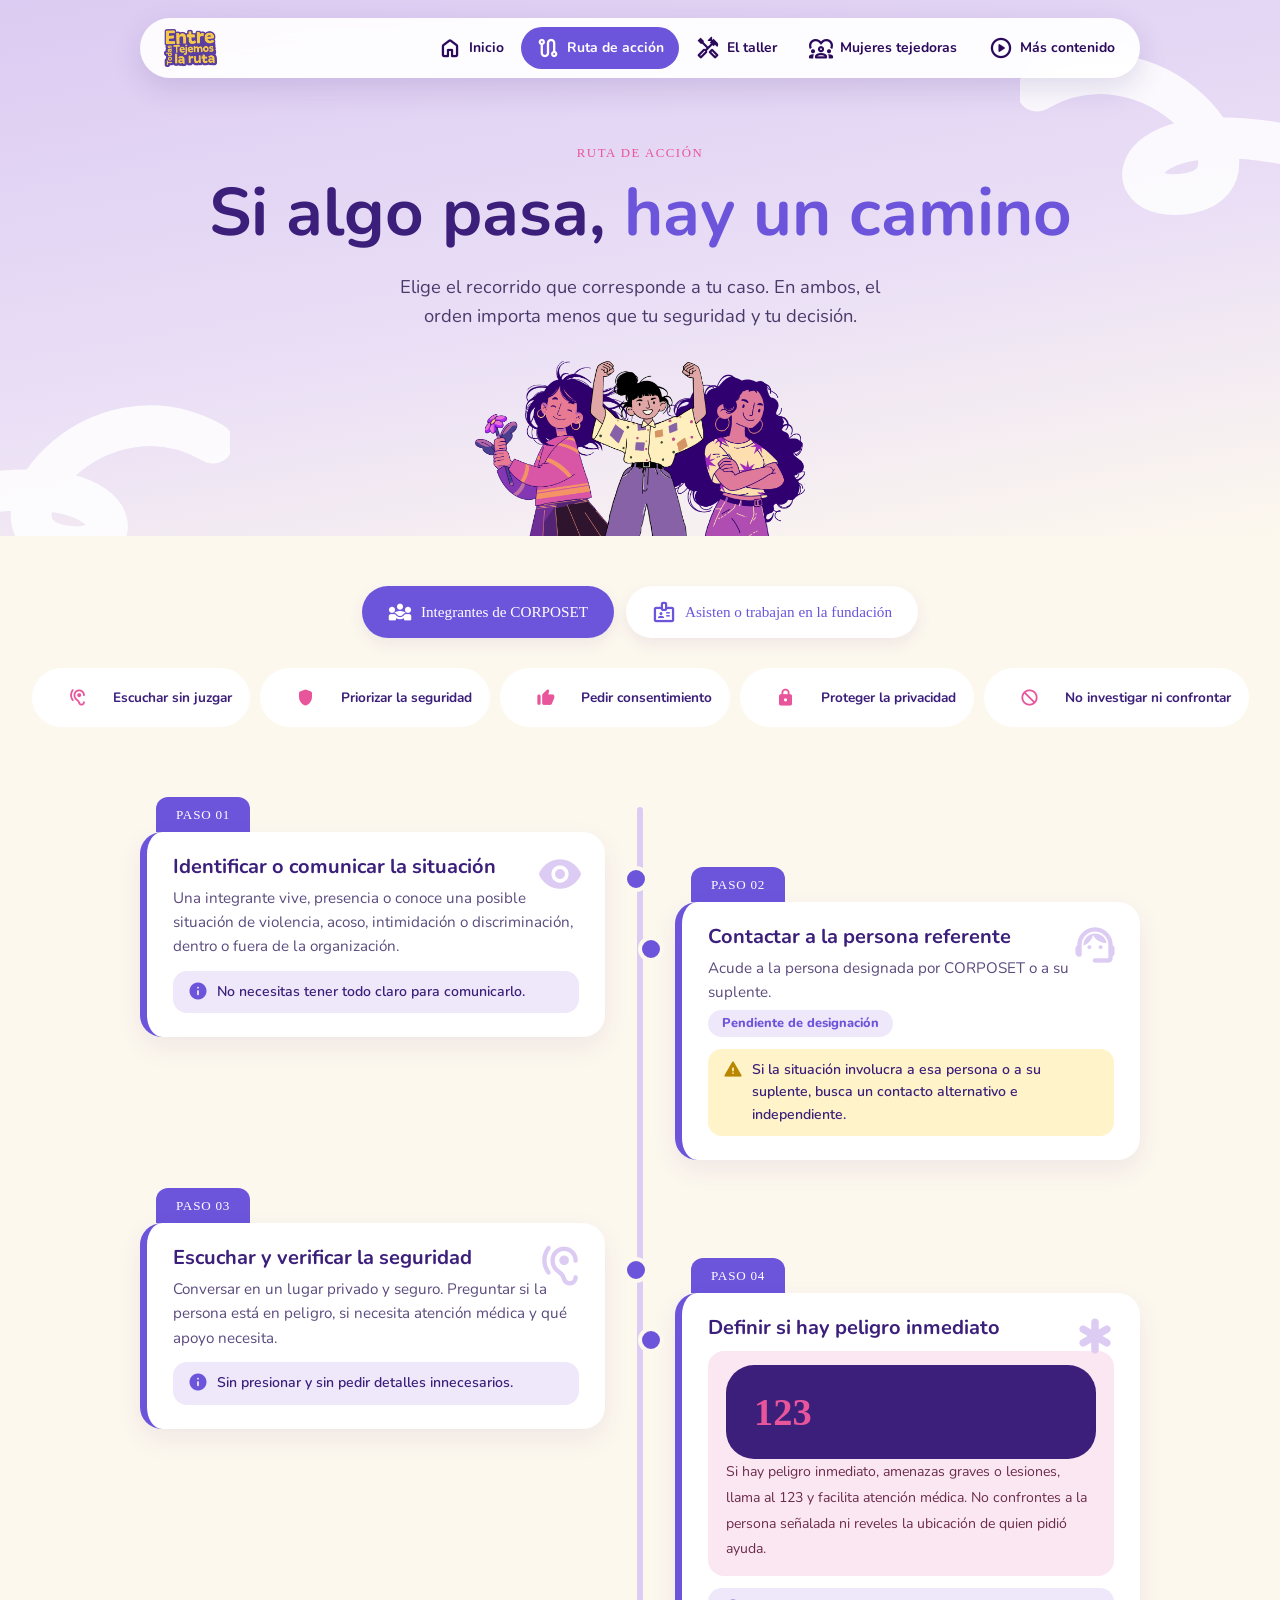
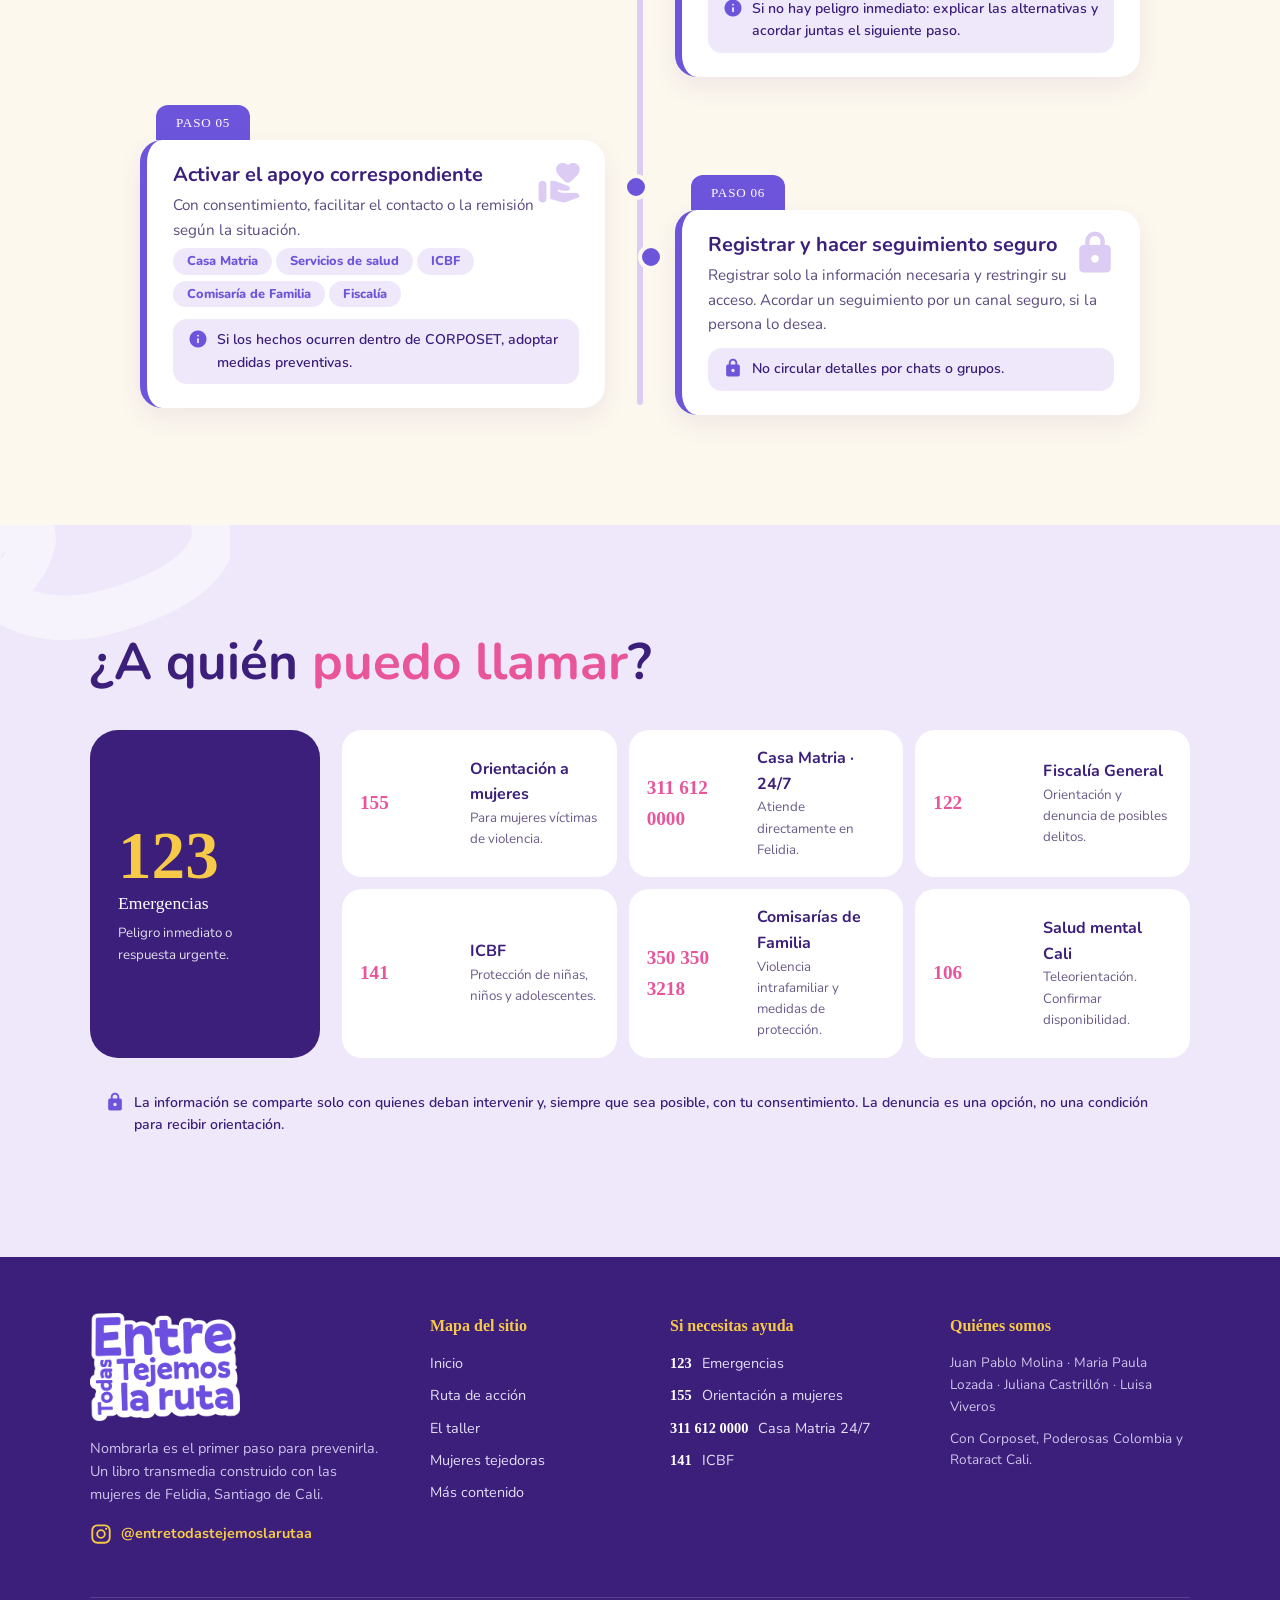
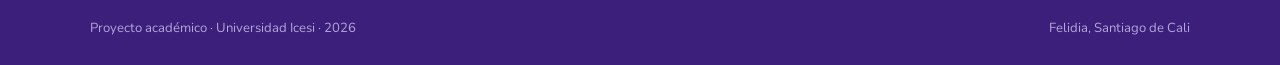
<file: ruta.html>
<!DOCTYPE html>
<html lang="es">
<head>
<meta charset="UTF-8">
<meta name="viewport" content="width=device-width,initial-scale=1">
<title>Ruta de acción · Entre Todas Tejemos la Ruta</title>
<link href="https://fonts.googleapis.com/css2?family=Nunito:wght@400;600;700;800&display=swap" rel="stylesheet">
<link href="https://api.fontshare.com/v2/css?f[]=pally@400,500,700&display=swap" rel="stylesheet">
<link href="https://fonts.googleapis.com/css2?family=Material+Symbols+Rounded:opsz,wght,FILL,GRAD@24,400,0,0&display=block" rel="stylesheet">
<link rel="stylesheet" href="styles.css">
</head>
<body>

<nav>
  <a class="marca" href="index.html"><img src="logo2.png" alt="Entre Todas Tejemos la Ruta"></a>
  <div class="menu">
    <a class="ir" href="index.html"><span class="material-symbols-rounded">home</span>Inicio</a>
    <a class="ir activo" href="ruta.html"><span class="material-symbols-rounded">route</span>Ruta de acción</a>
    <a class="ir" href="taller.html"><span class="material-symbols-rounded">handyman</span>El taller</a>
        <a class="ir" href="tejedoras.html"><span class="material-symbols-rounded">diversity_1</span>Mujeres tejedoras</a>
    <a class="ir" href="contenido.html"><span class="material-symbols-rounded">play_circle</span>Más contenido</a>
  </div>
</nav>

<!-- ===== BANNER =====
     Para poner tu imagen: cambia la ruta del src de abajo por el nombre
     de tu archivo, por ejemplo src="ruta-banner.png".
     Si el archivo no existe todavia, se ve un recuadro de color. -->
<header class="banner interno lila ajustado centro">
  <svg class="squig fuerte" style="right:-80px;top:40px;width:340px" viewBox="0 0 200 120" fill="none" stroke="#fff" stroke-width="24" stroke-linecap="round"><path d="M10 30C80 -10 150 80 100 90S60 30 190 70"/></svg>
  <svg class="squig fuerte" style="left:-110px;bottom:-60px;width:340px;transform:scaleX(-1)" viewBox="0 0 200 120" fill="none" stroke="#fff" stroke-width="24" stroke-linecap="round"><path d="M10 30C80 -10 150 80 100 90S60 30 190 70"/></svg>
  <div class="wrap">
    <span class="eyebrow">Ruta de acción</span>
    <h1>Si algo pasa, <em>hay un camino</em></h1>
    <p>Elige el recorrido que corresponde a tu caso. En ambos, el orden importa menos que tu seguridad y tu decisión.</p>

    <!-- Para cambiar la imagen, reemplaza el nombre del archivo -->
    <div class="ilustra-caja">
      <img class="ilustra" src="Mask group.png" alt="Ilustración de la ruta de atención">
    </div>
  </div>
</header>

<section class="fondo-crema" style="padding-top:50px">
  <div class="wrap">
    <div class="selector">
      <button class="tab on" data-t="c"><span class="material-symbols-rounded">diversity_3</span>Integrantes de CORPOSET</button>
      <button class="tab" data-t="f"><span class="material-symbols-rounded">badge</span>Asisten o trabajan en la fundación</button>
    </div>

    <!-- Criterios, todos en una sola linea -->
    <div class="crit">
      <span><span class="material-symbols-rounded relleno">hearing</span>Escuchar sin juzgar</span>
      <span><span class="material-symbols-rounded relleno">shield</span>Priorizar la seguridad</span>
      <span><span class="material-symbols-rounded relleno">thumb_up</span>Pedir consentimiento</span>
      <span><span class="material-symbols-rounded relleno">lock</span>Proteger la privacidad</span>
      <span><span class="material-symbols-rounded relleno">block</span>No investigar ni confrontar</span>
    </div>

    <!-- RECORRIDO 1 -->
    <div id="panel-c">
      <div class="zigzag">
        <div class="paso">
          <span class="etiqueta">Paso 01</span>
          <div class="caja">
            <span class="material-symbols-rounded relleno icono">visibility</span>
            <h3>Identificar o comunicar la situación</h3>
            <p>Una integrante vive, presencia o conoce una posible situación de violencia, acoso, intimidación o discriminación, dentro o fuera de la organización.</p>
            <div class="note"><span class="material-symbols-rounded relleno">info</span>No necesitas tener todo claro para comunicarlo.</div>
          </div>
        </div>
        <div class="paso">
          <span class="etiqueta">Paso 02</span>
          <div class="caja">
            <span class="material-symbols-rounded relleno icono">support_agent</span>
            <h3>Contactar a la persona referente</h3>
            <p>Acude a la persona designada por CORPOSET o a su suplente.</p>
            <span class="pill">Pendiente de designación</span>
            <div class="note warn"><span class="material-symbols-rounded relleno">warning</span>Si la situación involucra a esa persona o a su suplente, busca un contacto alternativo e independiente.</div>
          </div>
        </div>
        <div class="paso">
          <span class="etiqueta">Paso 03</span>
          <div class="caja">
            <span class="material-symbols-rounded relleno icono">hearing</span>
            <h3>Escuchar y verificar la seguridad</h3>
            <p>Conversar en un lugar privado y seguro. Preguntar si la persona está en peligro, si necesita atención médica y qué apoyo necesita.</p>
            <div class="note"><span class="material-symbols-rounded relleno">info</span>Sin presionar y sin pedir detalles innecesarios.</div>
          </div>
        </div>
        <div class="paso">
          <span class="etiqueta">Paso 04</span>
          <div class="caja">
            <span class="material-symbols-rounded relleno icono">emergency</span>
            <h3>Definir si hay peligro inmediato</h3>
            <div class="urgente"><b class="big">123</b><small>Si hay peligro inmediato, amenazas graves o lesiones, llama al 123 y facilita atención médica. No confrontes a la persona señalada ni reveles la ubicación de quien pidió ayuda.</small></div>
            <div class="note"><span class="material-symbols-rounded relleno">info</span>Si no hay peligro inmediato: explicar las alternativas y acordar juntas el siguiente paso.</div>
          </div>
        </div>
        <div class="paso">
          <span class="etiqueta">Paso 05</span>
          <div class="caja">
            <span class="material-symbols-rounded relleno icono">volunteer_activism</span>
            <h3>Activar el apoyo correspondiente</h3>
            <p>Con consentimiento, facilitar el contacto o la remisión según la situación.</p>
            <span class="pill">Casa Matria</span><span class="pill">Servicios de salud</span><span class="pill">ICBF</span><span class="pill">Comisaría de Familia</span><span class="pill">Fiscalía</span>
            <div class="note"><span class="material-symbols-rounded relleno">info</span>Si los hechos ocurren dentro de CORPOSET, adoptar medidas preventivas.</div>
          </div>
        </div>
        <div class="paso">
          <span class="etiqueta">Paso 06</span>
          <div class="caja">
            <span class="material-symbols-rounded relleno icono">lock</span>
            <h3>Registrar y hacer seguimiento seguro</h3>
            <p>Registrar solo la información necesaria y restringir su acceso. Acordar un seguimiento por un canal seguro, si la persona lo desea.</p>
            <div class="note"><span class="material-symbols-rounded relleno">lock</span>No circular detalles por chats o grupos.</div>
          </div>
        </div>
      </div>
    </div>

    <!-- RECORRIDO 2 -->
    <div id="panel-f" hidden>
      <div class="zigzag">
        <div class="paso">
          <span class="etiqueta">Paso 01</span>
          <div class="caja">
            <span class="material-symbols-rounded relleno icono">visibility</span>
            <h3>Identificar o comunicar el caso</h3>
            <p>Una persona que trabaja en la fundación, asiste a sus programas o visita sus instalaciones experimenta o presencia violencia, acoso o riesgo.</p>
            <div class="note"><span class="material-symbols-rounded relleno">info</span>Puedes comunicarlo tú misma o alguien que lo presenció.</div>
          </div>
        </div>
        <div class="paso">
          <span class="etiqueta">Paso 02</span>
          <div class="caja">
            <span class="material-symbols-rounded relleno icono">badge</span>
            <h3>Informar a una persona responsable</h3>
            <p>Acude a la persona encargada de la ruta o a un responsable alternativo. También puedes pedir orientación directamente a una entidad externa.</p>
            <span class="pill">Pendiente de designación</span>
            <div class="note warn"><span class="material-symbols-rounded relleno">warning</span>Si la persona responsable está involucrada, no debe gestionar el caso.</div>
          </div>
        </div>
        <div class="paso">
          <span class="etiqueta">Paso 03</span>
          <div class="caja">
            <span class="material-symbols-rounded relleno icono">cottage</span>
            <h3>Brindar atención inicial en un espacio seguro</h3>
            <p>Escuchar sin juzgar, verificar si existe peligro y evitar que la persona tenga que relatar repetidamente lo sucedido.</p>
            <div class="note"><span class="material-symbols-rounded relleno">info</span>No se exigen pruebas ni denuncia para ofrecer orientación inicial.</div>
          </div>
        </div>
        <div class="paso">
          <span class="etiqueta">Paso 04</span>
          <div class="caja">
            <span class="material-symbols-rounded relleno icono">emergency</span>
            <h3>Definir si hay peligro inmediato</h3>
            <div class="urgente"><b class="big">123</b><small>Si hay peligro inmediato, amenazas graves o lesiones, llama al 123 y facilita atención médica. No confrontes a la persona señalada ni reveles la ubicación de quien pidió ayuda.</small></div>
            <div class="note"><span class="material-symbols-rounded relleno">info</span>Si no hay peligro inmediato: explicar las alternativas y acordar juntas el siguiente paso.</div>
          </div>
        </div>
        <div class="paso">
          <span class="etiqueta">Paso 05</span>
          <div class="caja">
            <span class="material-symbols-rounded relleno icono">shield</span>
            <h3>Adoptar medidas preventivas</h3>
            <p>Dentro de sus competencias: prevenir nuevos contactos de riesgo, ajustar actividades o espacios y evitar represalias.</p>
            <div class="note"><span class="material-symbols-rounded relleno">block</span>Sin confrontaciones ni investigaciones internas improvisadas.</div>
          </div>
        </div>
        <div class="paso">
          <span class="etiqueta">Paso 06</span>
          <div class="caja">
            <span class="material-symbols-rounded relleno icono">lock</span>
            <h3>Registrar, prevenir y hacer seguimiento</h3>
            <p>Proteger los datos del caso, revisar las condiciones de seguridad de las instalaciones y acordar un seguimiento seguro.</p>
            <div class="note"><span class="material-symbols-rounded relleno">lock</span>Seguimiento confidencial y acordado con la persona.</div>
          </div>
        </div>
        <div class="paso">
          <span class="etiqueta">Paso 07</span>
          <div class="caja">
            <span class="material-symbols-rounded relleno icono">forward_to_inbox</span>
            <h3>Remitir a entidades competentes</h3>
            <p>Facilitar el contacto con servicios de salud y protección según la situación.</p>
            <div class="note warn"><span class="material-symbols-rounded relleno">warning</span>Si hay niñas, niños o adolescentes en riesgo: activar las medidas de protección pertinentes, incluido el ICBF (línea 141).</div>
          </div>
        </div>
      </div>
    </div>
  </div>
</section>

<!-- LINEAS -->
<section class="fondo-suave">
  <svg class="squig" style="left:-110px;top:-50px;width:340px" viewBox="0 0 200 120" fill="none" stroke="#fff" stroke-width="26" stroke-linecap="round"><path d="M10 90C60 100 110 20 70 30S60 100 130 80 190 30 190 30"/></svg>
  <div class="wrap">
    <h2>¿A quién <em>puedo llamar</em>?</h2>
    <div class="lines">
      <div class="big"><b>123</b><span>Emergencias</span><small>Peligro inmediato o respuesta urgente.</small></div>
      <div class="grid-l">
        <div class="l"><b>155</b><div><strong>Orientación a mujeres</strong><small>Para mujeres víctimas de violencia.</small></div></div>
        <div class="l"><b>311 612 0000</b><div><strong>Casa Matria · 24/7</strong><small>Atiende directamente en Felidia.</small></div></div>
        <div class="l"><b>122</b><div><strong>Fiscalía General</strong><small>Orientación y denuncia de posibles delitos.</small></div></div>
        <div class="l"><b>141</b><div><strong>ICBF</strong><small>Protección de niñas, niños y adolescentes.</small></div></div>
        <div class="l"><b>350 350 3218</b><div><strong>Comisarías de Familia</strong><small>Violencia intrafamiliar y medidas de protección.</small></div></div>
        <div class="l"><b>106</b><div><strong>Salud mental Cali</strong><small>Teleorientación. Confirmar disponibilidad.</small></div></div>
      </div>
    </div>
    <p class="note" style="margin-top:24px"><span class="material-symbols-rounded relleno">lock</span>La información se comparte solo con quienes deban intervenir y, siempre que sea posible, con tu consentimiento. La denuncia es una opción, no una condición para recibir orientación.</p>
  </div>
</section>

<footer>
  <div class="pie">
    <div class="pie-marca">
      <!-- Cambia logo.png por tu logo cuando lo tengas -->
      <img src="logo.png" alt="Entre Todas Tejemos la Ruta" class="logo">
      <p>Nombrarla es el primer paso para prevenirla. Un libro transmedia construido con las mujeres de Felidia, Santiago de Cali.</p>
      <a class="red" href="https://www.instagram.com/entretodastejemoslarutaa/" target="_blank" rel="noopener" aria-label="Instagram">
        <svg viewBox="0 0 24 24" width="22" height="22" fill="none" stroke="currentColor" stroke-width="2" stroke-linecap="round"><rect x="2.5" y="2.5" width="19" height="19" rx="5.5"/><circle cx="12" cy="12" r="4.2"/><circle cx="17.6" cy="6.4" r="1.2" fill="currentColor" stroke="none"/></svg>
        <span>@entretodastejemoslarutaa</span>
      </a>
    </div>

    <div class="pie-col">
      <h4>Mapa del sitio</h4>
      <a href="index.html">Inicio</a>
      <a href="ruta.html">Ruta de acción</a>
      <a href="taller.html">El taller</a>
      <a href="tejedoras.html">Mujeres tejedoras</a>
      <a href="contenido.html">Más contenido</a>
    </div>

    <div class="pie-col">
      <h4>Si necesitas ayuda</h4>
      <a href="tel:123"><b>123</b> Emergencias</a>
      <a href="tel:155"><b>155</b> Orientación a mujeres</a>
      <a href="tel:3116120000"><b>311 612 0000</b> Casa Matria 24/7</a>
      <a href="tel:141"><b>141</b> ICBF</a>
    </div>

    <div class="pie-col">
      <h4>Quiénes somos</h4>
      <p class="pie-txt">Juan Pablo Molina · Maria Paula Lozada · Juliana Castrillón · Luisa Viveros</p>
      <p class="pie-txt">Con Corposet, Poderosas Colombia y Rotaract Cali.</p>
    </div>
  </div>

  <div class="pie-abajo">
    <span>Proyecto académico · Universidad Icesi · 2026</span>
    <span>Felidia, Santiago de Cali</span>
  </div>
</footer>

<script>
// Cambia entre los dos recorridos de la ruta
document.querySelectorAll(".tab").forEach(function(boton){
  boton.onclick = function(){
    document.querySelectorAll(".tab").forEach(function(t){ t.classList.remove("on"); });
    boton.classList.add("on");
    document.getElementById("panel-c").hidden = (boton.dataset.t !== "c");
    document.getElementById("panel-f").hidden = (boton.dataset.t !== "f");
  };
});
</script>
</body>
</html>
</file>
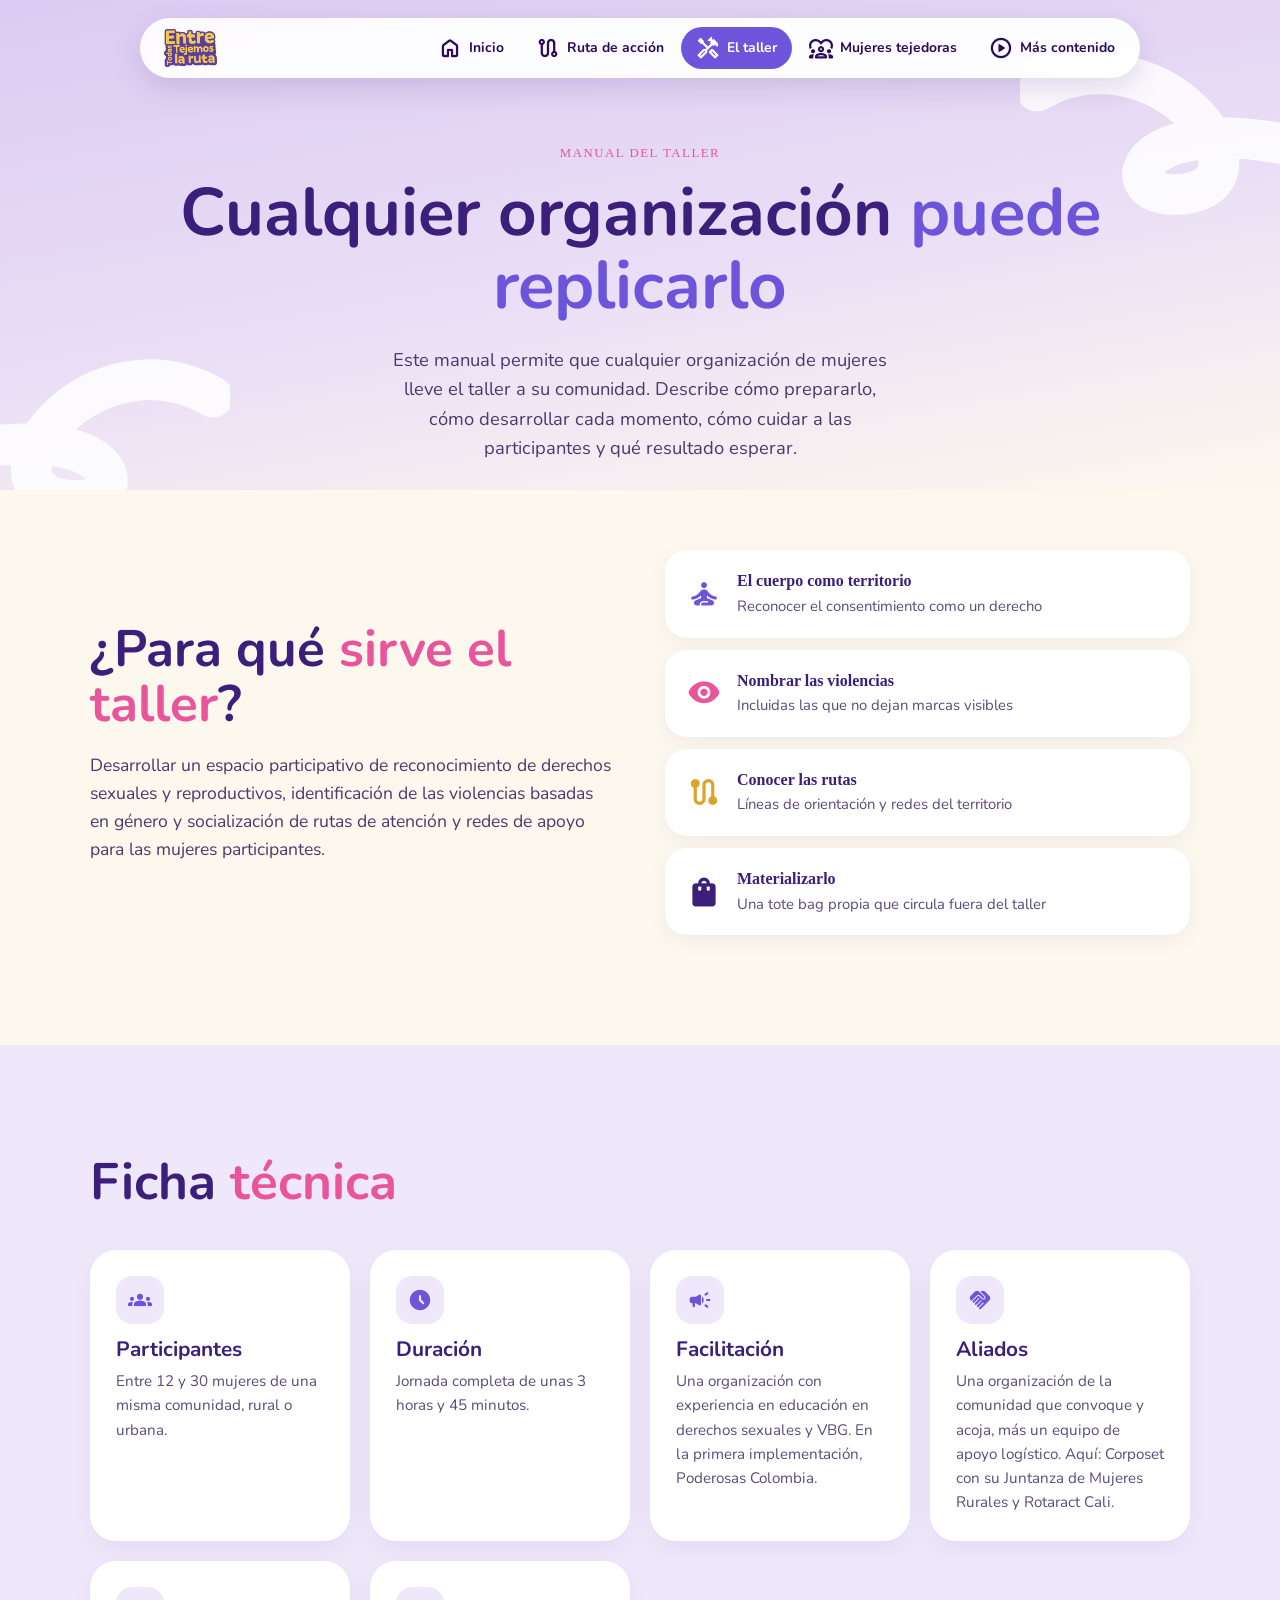
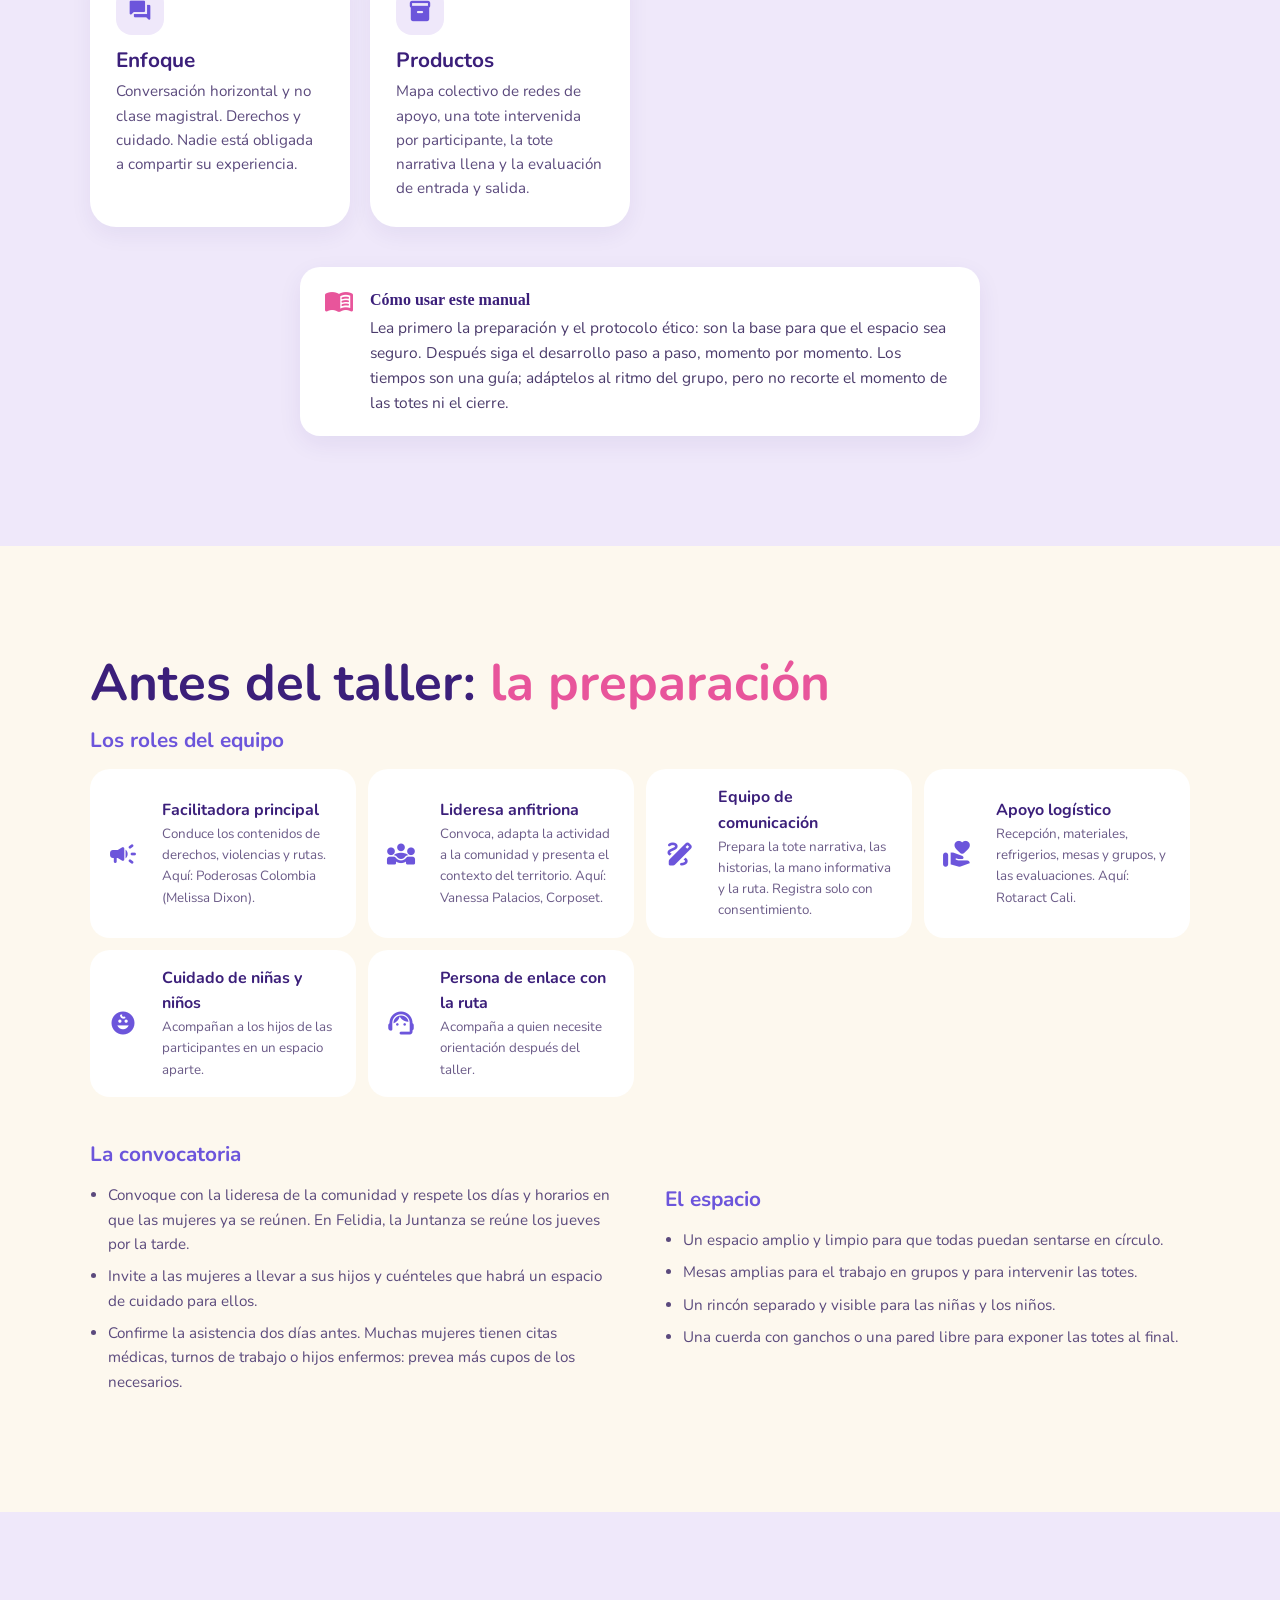
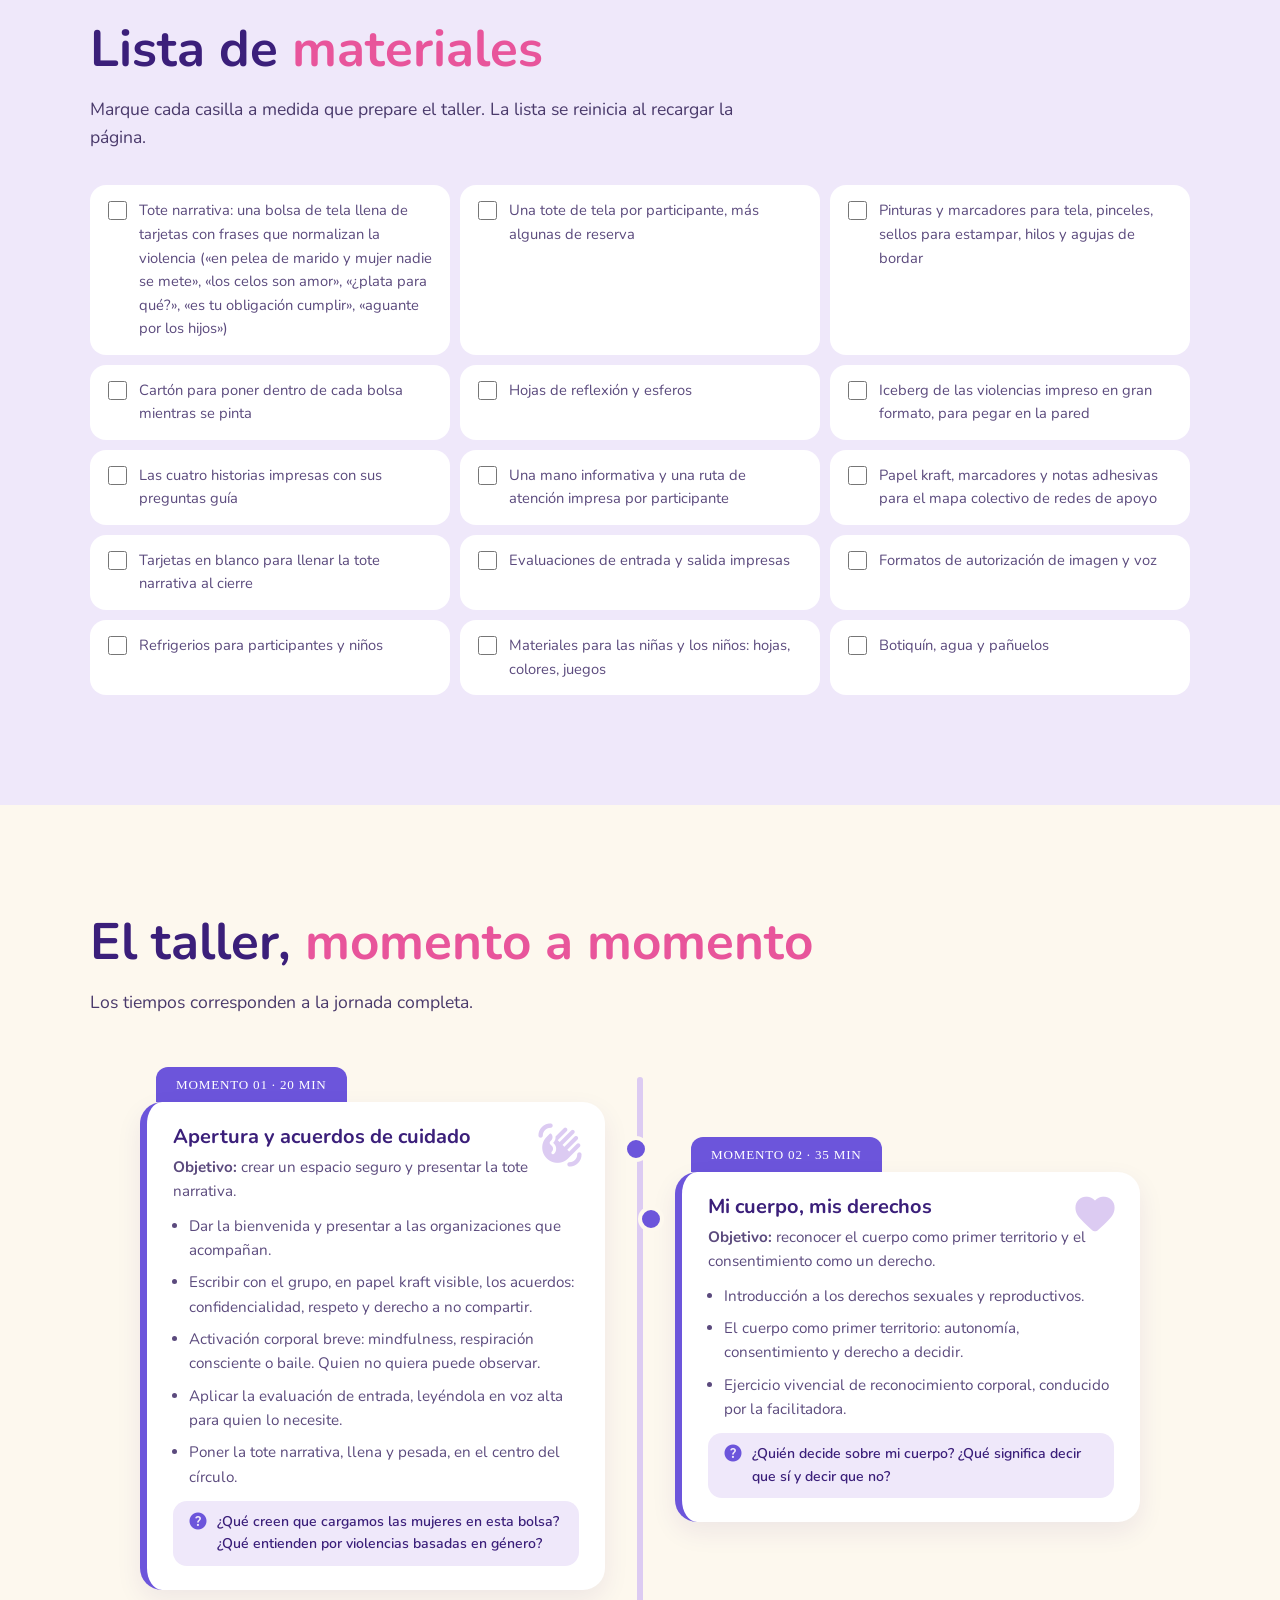
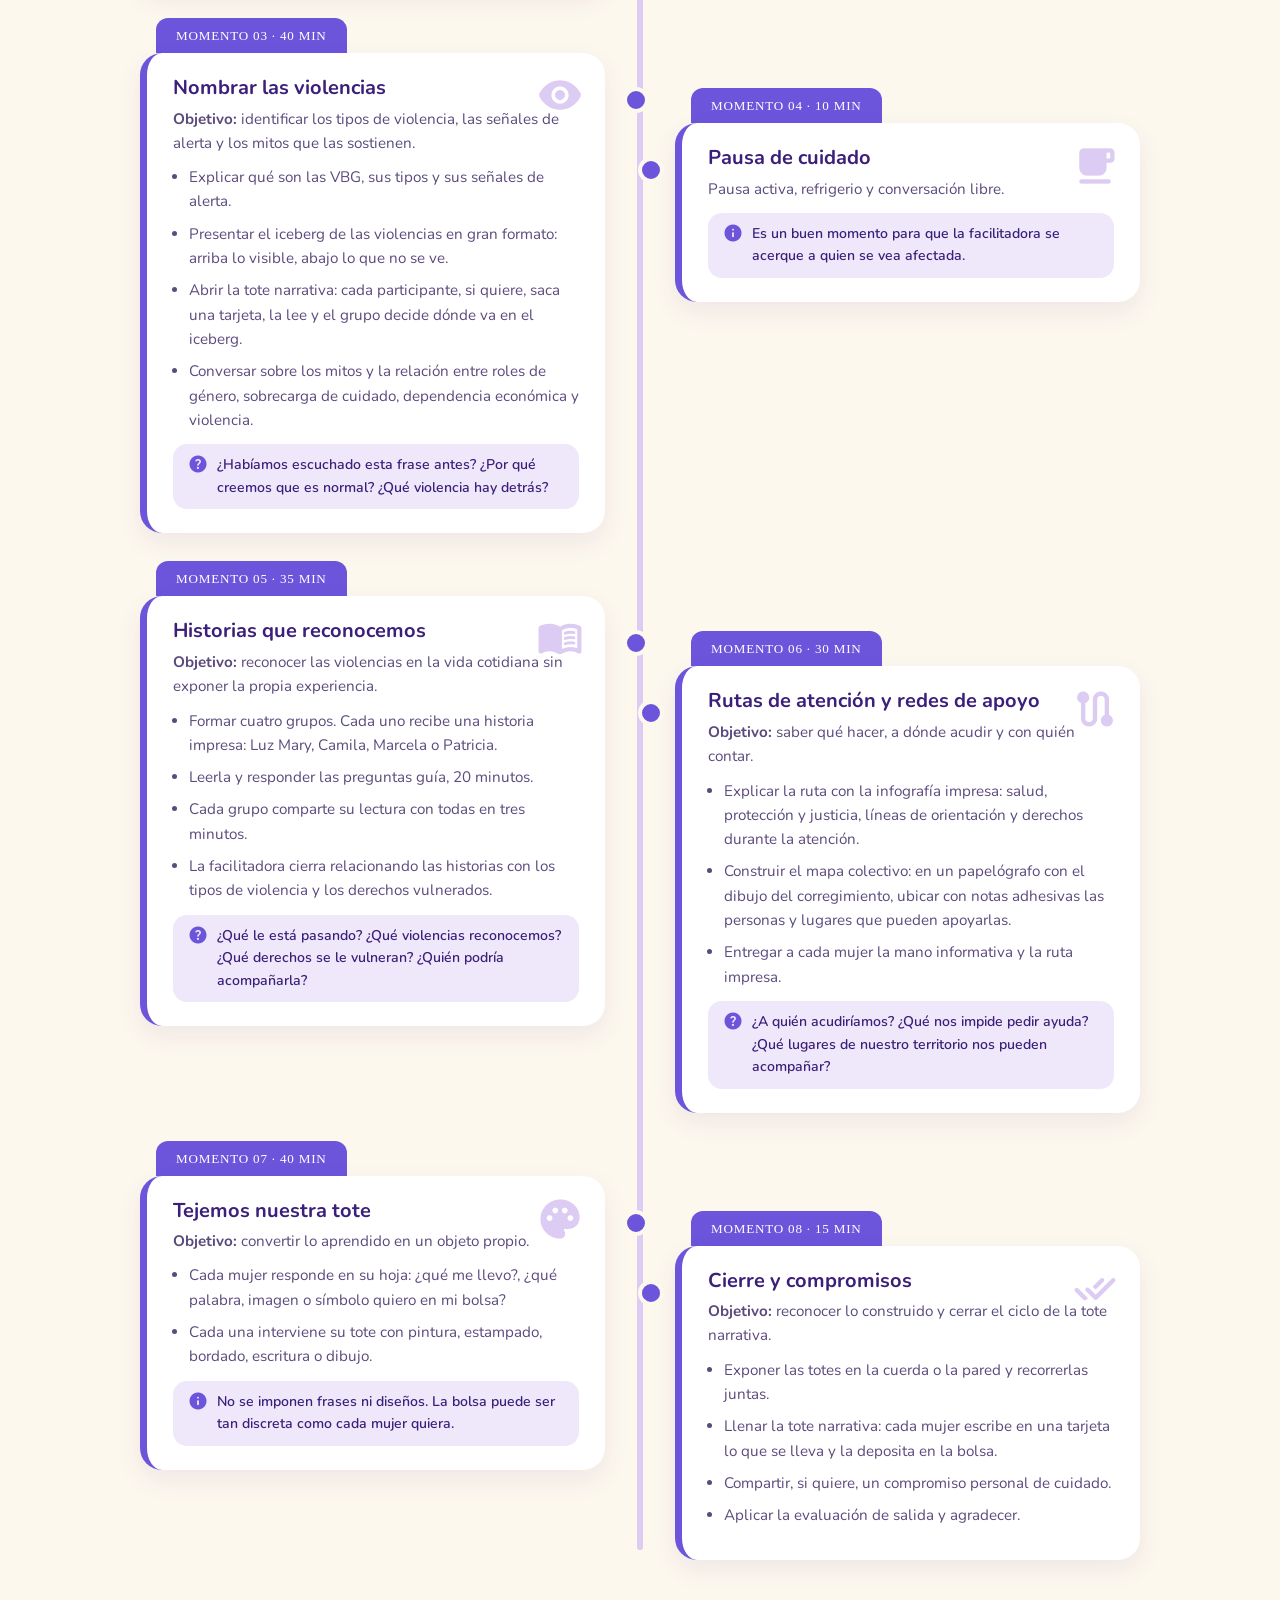
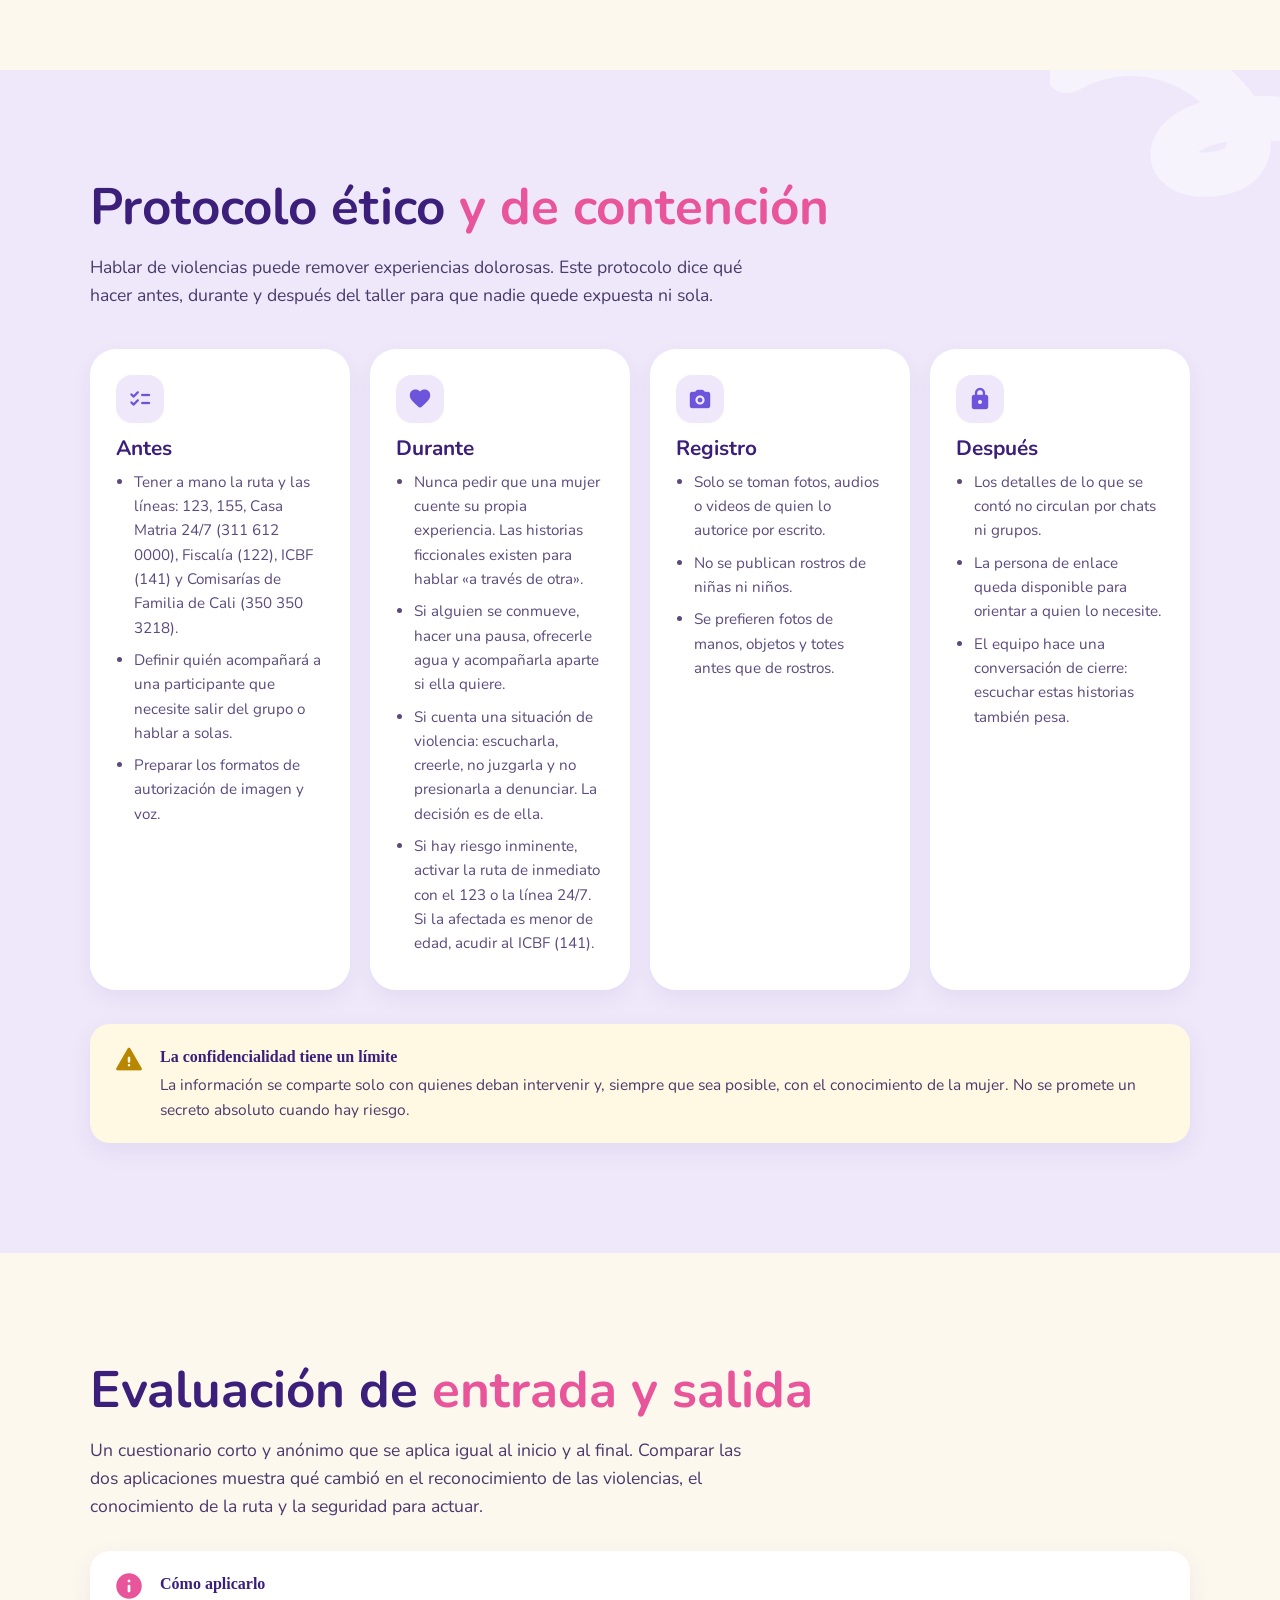
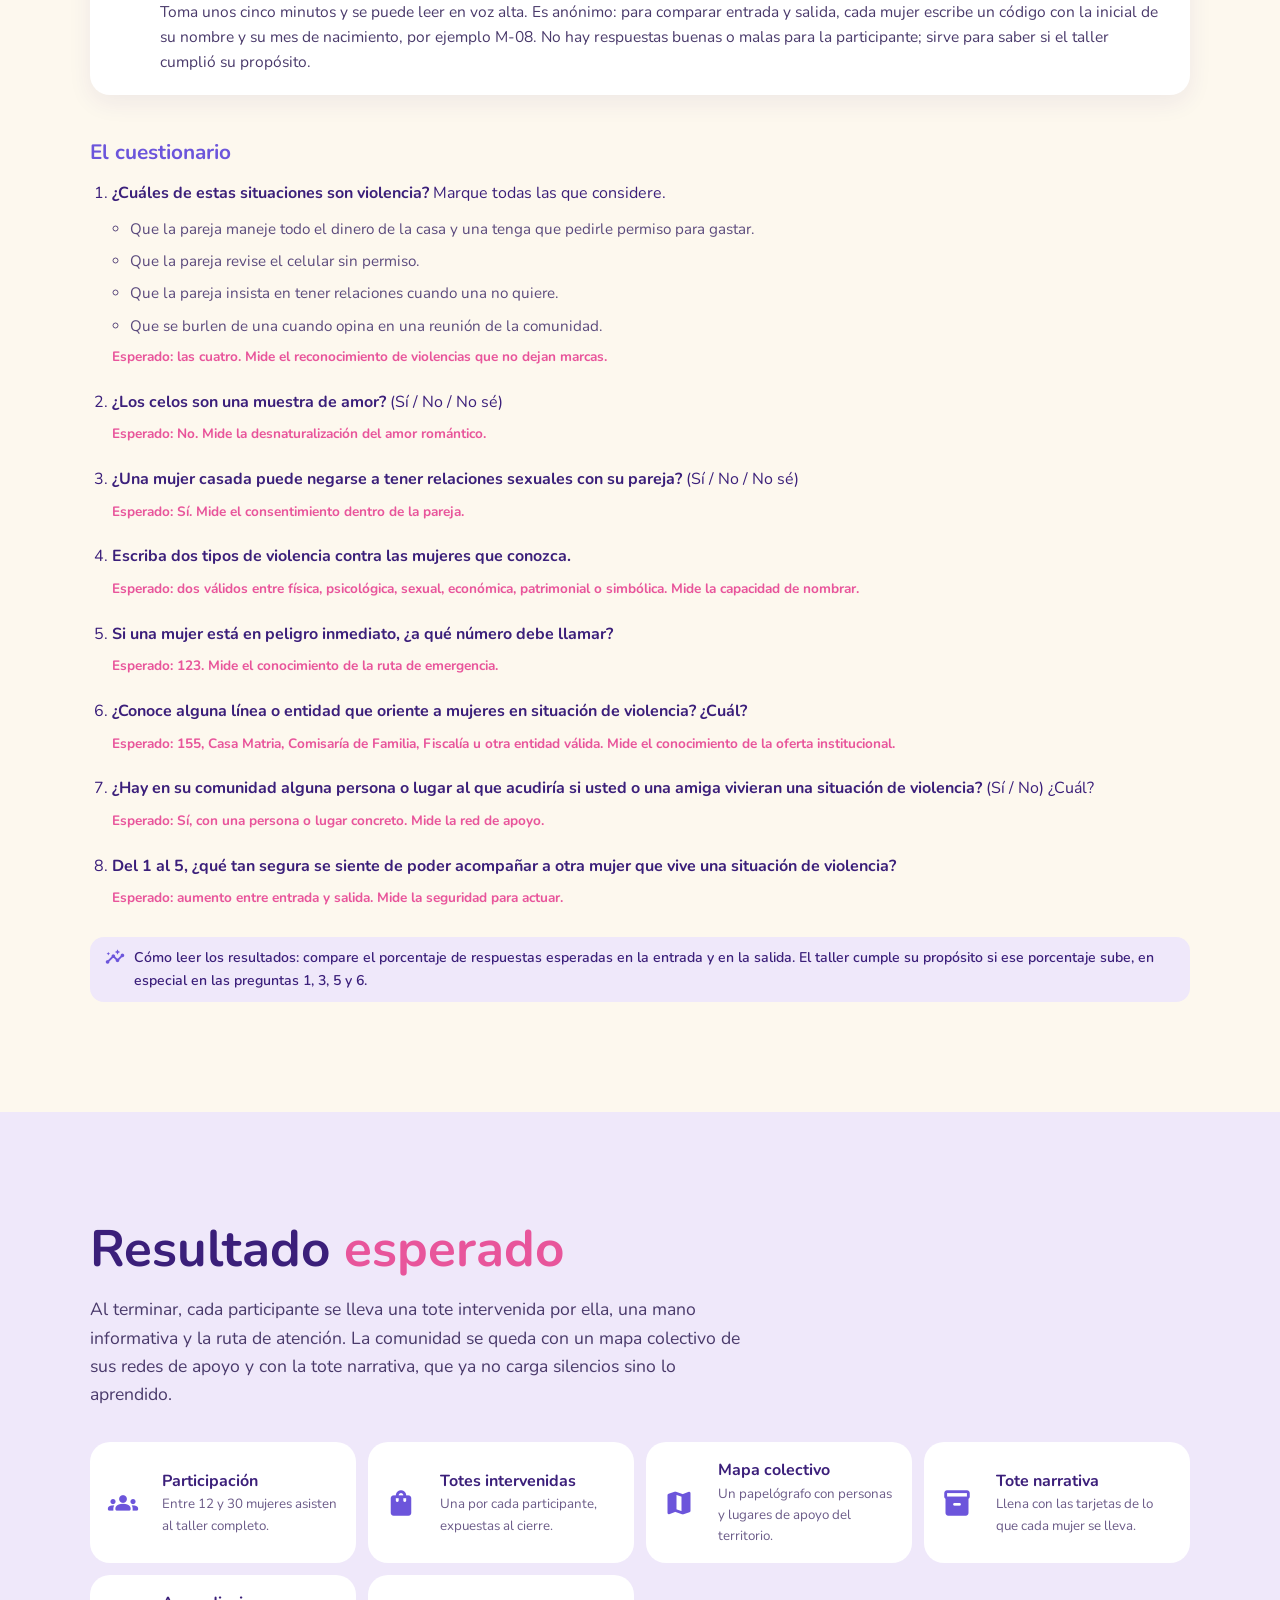
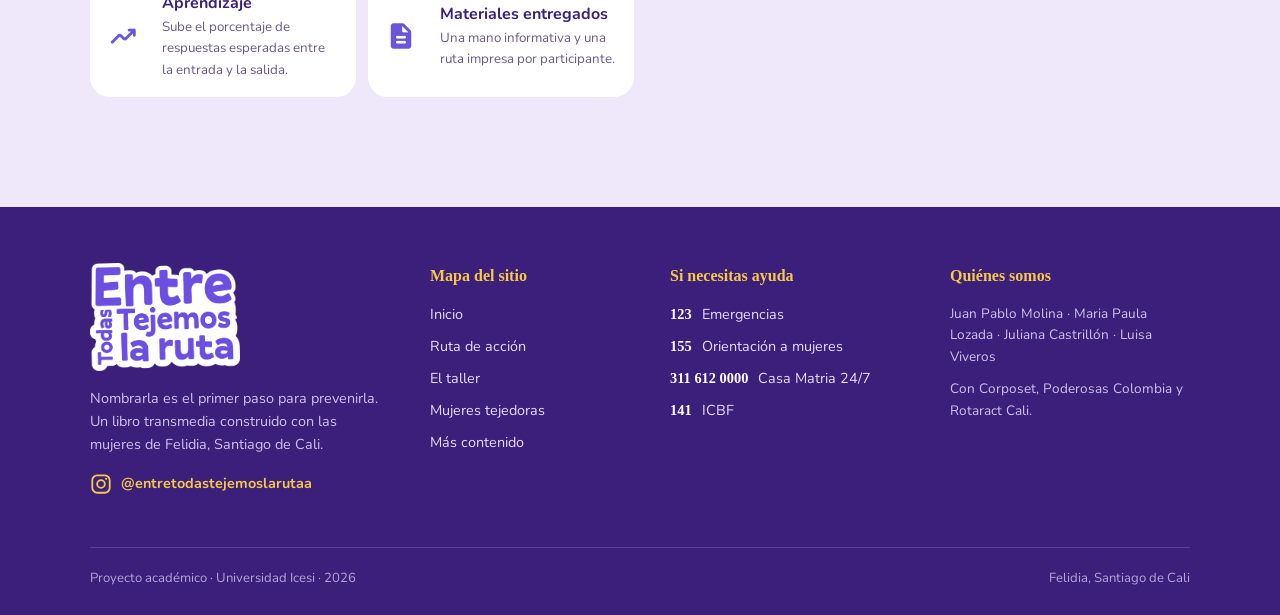
<file: Taller.html>
<!DOCTYPE html>
<html lang="es">
<head>
<meta charset="UTF-8">
<meta name="viewport" content="width=device-width,initial-scale=1">
<title>El taller · Entre Todas Tejemos la Ruta</title>
<link href="https://fonts.googleapis.com/css2?family=Nunito:wght@400;600;700;800&display=swap" rel="stylesheet">
<link href="https://api.fontshare.com/v2/css?f[]=pally@400,500,700&display=swap" rel="stylesheet">
<link href="https://fonts.googleapis.com/css2?family=Material+Symbols+Rounded:opsz,wght,FILL,GRAD@24,400,0,0" rel="stylesheet">
<link rel="stylesheet" href="styles.css">
</head>
<body>

<nav>
  <a class="marca" href="index.html"><img src="logo2.png" alt="Entre Todas Tejemos la Ruta"></a>
  <div class="menu">
    <a class="ir" href="index.html"><span class="material-symbols-rounded">home</span>Inicio</a>
    <a class="ir" href="ruta.html"><span class="material-symbols-rounded">route</span>Ruta de acción</a>
    <a class="ir activo" href="taller.html"><span class="material-symbols-rounded">handyman</span>El taller</a>
    <a class="ir" href="tejedoras.html"><span class="material-symbols-rounded">diversity_1</span>Mujeres tejedoras</a>
    <a class="ir" href="contenido.html"><span class="material-symbols-rounded">play_circle</span>Más contenido</a>
  </div>
</nav>

<header class="banner interno lila ajustado centro">
  <svg class="squig fuerte" style="right:-80px;top:40px;width:340px" viewBox="0 0 200 120" fill="none" stroke="#fff" stroke-width="24" stroke-linecap="round"><path d="M10 30C80 -10 150 80 100 90S60 30 190 70"/></svg>
  <svg class="squig fuerte" style="left:-110px;bottom:-60px;width:340px;transform:scaleX(-1)" viewBox="0 0 200 120" fill="none" stroke="#fff" stroke-width="24" stroke-linecap="round"><path d="M10 30C80 -10 150 80 100 90S60 30 190 70"/></svg>
  <div class="wrap">
    <span class="eyebrow">Manual del taller</span>
    <h1>Cualquier organización <em>puede replicarlo</em></h1>
    <p>Este manual permite que cualquier organización de mujeres lleve el taller a su comunidad. Describe cómo prepararlo, cómo desarrollar cada momento, cómo cuidar a las participantes y qué resultado esperar.</p>
  </div>
</header>

<!-- OBJETIVOS -->
<section class="fondo-crema" style="padding-top:60px">
  <div class="wrap two">
    <div>
      <h2>¿Para qué <em>sirve el taller</em>?</h2>
      <p class="lead">Desarrollar un espacio participativo de reconocimiento de derechos sexuales y reproductivos, identificación de las violencias basadas en género y socialización de rutas de atención y redes de apoyo para las mujeres participantes.</p>
    </div>
    <div class="stats">
      <div class="stat"><span class="material-symbols-rounded relleno">self_improvement</span><div><b>El cuerpo como territorio</b><span class="d">Reconocer el consentimiento como un derecho</span></div></div>
      <div class="stat"><span class="material-symbols-rounded relleno">visibility</span><div><b>Nombrar las violencias</b><span class="d">Incluidas las que no dejan marcas visibles</span></div></div>
      <div class="stat"><span class="material-symbols-rounded relleno">route</span><div><b>Conocer las rutas</b><span class="d">Líneas de orientación y redes del territorio</span></div></div>
      <div class="stat"><span class="material-symbols-rounded relleno">shopping_bag</span><div><b>Materializarlo</b><span class="d">Una tote bag propia que circula fuera del taller</span></div></div>
    </div>
  </div>
</section>

<!-- FICHA TECNICA -->
<section class="fondo-suave">
  <div class="wrap">
    <h2>Ficha <em>técnica</em></h2>
    <div class="cards">
      <div class="card"><div class="n"><span class="material-symbols-rounded relleno">groups</span></div><h3>Participantes</h3><p>Entre 12 y 30 mujeres de una misma comunidad, rural o urbana.</p></div>
      <div class="card"><div class="n"><span class="material-symbols-rounded relleno">schedule</span></div><h3>Duración</h3><p>Jornada completa de unas 3 horas y 45 minutos.</p></div>
      <div class="card"><div class="n"><span class="material-symbols-rounded relleno">campaign</span></div><h3>Facilitación</h3><p>Una organización con experiencia en educación en derechos sexuales y VBG. En la primera implementación, Poderosas Colombia.</p></div>
      <div class="card"><div class="n"><span class="material-symbols-rounded relleno">handshake</span></div><h3>Aliados</h3><p>Una organización de la comunidad que convoque y acoja, más un equipo de apoyo logístico. Aquí: Corposet con su Juntanza de Mujeres Rurales y Rotaract Cali.</p></div>
      <div class="card"><div class="n"><span class="material-symbols-rounded relleno">forum</span></div><h3>Enfoque</h3><p>Conversación horizontal y no clase magistral. Derechos y cuidado. Nadie está obligada a compartir su experiencia.</p></div>
      <div class="card"><div class="n"><span class="material-symbols-rounded relleno">inventory_2</span></div><h3>Productos</h3><p>Mapa colectivo de redes de apoyo, una tote intervenida por participante, la tote narrativa llena y la evaluación de entrada y salida.</p></div>
    </div>
    <div class="aviso" style="margin:40px auto 0">
      <span class="material-symbols-rounded relleno">menu_book</span>
      <div>
        <b>Cómo usar este manual</b>
        <p>Lea primero la preparación y el protocolo ético: son la base para que el espacio sea seguro. Después siga el desarrollo paso a paso, momento por momento. Los tiempos son una guía; adáptelos al ritmo del grupo, pero no recorte el momento de las totes ni el cierre.</p>
      </div>
    </div>
  </div>
</section>

<!-- PREPARACION -->
<section class="fondo-crema">
  <div class="wrap">
    <h2>Antes del taller: <em>la preparación</em></h2>

    <h3 class="sub">Los roles del equipo</h3>
    <div class="grid-l" style="margin-bottom:46px">
      <div class="l"><span class="material-symbols-rounded relleno pic">campaign</span><div><strong>Facilitadora principal</strong><small>Conduce los contenidos de derechos, violencias y rutas. Aquí: Poderosas Colombia (Melissa Dixon).</small></div></div>
      <div class="l"><span class="material-symbols-rounded relleno pic">diversity_3</span><div><strong>Lideresa anfitriona</strong><small>Convoca, adapta la actividad a la comunidad y presenta el contexto del territorio. Aquí: Vanessa Palacios, Corposet.</small></div></div>
      <div class="l"><span class="material-symbols-rounded relleno pic">draw</span><div><strong>Equipo de comunicación</strong><small>Prepara la tote narrativa, las historias, la mano informativa y la ruta. Registra solo con consentimiento.</small></div></div>
      <div class="l"><span class="material-symbols-rounded relleno pic">volunteer_activism</span><div><strong>Apoyo logístico</strong><small>Recepción, materiales, refrigerios, mesas y grupos, y las evaluaciones. Aquí: Rotaract Cali.</small></div></div>
      <div class="l"><span class="material-symbols-rounded relleno pic">child_care</span><div><strong>Cuidado de niñas y niños</strong><small>Acompañan a los hijos de las participantes en un espacio aparte.</small></div></div>
      <div class="l"><span class="material-symbols-rounded relleno pic">support_agent</span><div><strong>Persona de enlace con la ruta</strong><small>Acompaña a quien necesite orientación después del taller.</small></div></div>
    </div>

    <div class="two">
      <div>
        <h3 class="sub">La convocatoria</h3>
        <ul class="lista">
          <li>Convoque con la lideresa de la comunidad y respete los días y horarios en que las mujeres ya se reúnen. En Felidia, la Juntanza se reúne los jueves por la tarde.</li>
          <li>Invite a las mujeres a llevar a sus hijos y cuénteles que habrá un espacio de cuidado para ellos.</li>
          <li>Confirme la asistencia dos días antes. Muchas mujeres tienen citas médicas, turnos de trabajo o hijos enfermos: prevea más cupos de los necesarios.</li>
        </ul>
      </div>
      <div>
        <h3 class="sub">El espacio</h3>
        <ul class="lista">
          <li>Un espacio amplio y limpio para que todas puedan sentarse en círculo.</li>
          <li>Mesas amplias para el trabajo en grupos y para intervenir las totes.</li>
          <li>Un rincón separado y visible para las niñas y los niños.</li>
          <li>Una cuerda con ganchos o una pared libre para exponer las totes al final.</li>
        </ul>
      </div>
    </div>
  </div>
</section>

<!-- MATERIALES -->
<section class="fondo-suave">
  <div class="wrap">
    <h2>Lista de <em>materiales</em></h2>
    <p class="lead">Marque cada casilla a medida que prepare el taller. La lista se reinicia al recargar la página.</p>
    <div class="checklist">
      <label><input type="checkbox"><span>Tote narrativa: una bolsa de tela llena de tarjetas con frases que normalizan la violencia («en pelea de marido y mujer nadie se mete», «los celos son amor», «¿plata para qué?», «es tu obligación cumplir», «aguante por los hijos»)</span></label>
      <label><input type="checkbox"><span>Una tote de tela por participante, más algunas de reserva</span></label>
      <label><input type="checkbox"><span>Pinturas y marcadores para tela, pinceles, sellos para estampar, hilos y agujas de bordar</span></label>
      <label><input type="checkbox"><span>Cartón para poner dentro de cada bolsa mientras se pinta</span></label>
      <label><input type="checkbox"><span>Hojas de reflexión y esferos</span></label>
      <label><input type="checkbox"><span>Iceberg de las violencias impreso en gran formato, para pegar en la pared</span></label>
      <label><input type="checkbox"><span>Las cuatro historias impresas con sus preguntas guía</span></label>
      <label><input type="checkbox"><span>Una mano informativa y una ruta de atención impresa por participante</span></label>
      <label><input type="checkbox"><span>Papel kraft, marcadores y notas adhesivas para el mapa colectivo de redes de apoyo</span></label>
      <label><input type="checkbox"><span>Tarjetas en blanco para llenar la tote narrativa al cierre</span></label>
      <label><input type="checkbox"><span>Evaluaciones de entrada y salida impresas</span></label>
      <label><input type="checkbox"><span>Formatos de autorización de imagen y voz</span></label>
      <label><input type="checkbox"><span>Refrigerios para participantes y niños</span></label>
      <label><input type="checkbox"><span>Materiales para las niñas y los niños: hojas, colores, juegos</span></label>
      <label><input type="checkbox"><span>Botiquín, agua y pañuelos</span></label>
    </div>
  </div>
</section>

<!-- LOS 8 MOMENTOS -->
<section class="fondo-crema">
  <div class="wrap">
    <h2>El taller, <em>momento a momento</em></h2>
    <p class="lead">Los tiempos corresponden a la jornada completa.</p>

    <div class="zigzag" style="margin-top:50px">
      <div class="paso">
        <span class="etiqueta">Momento 01 · 20 min</span>
        <div class="caja">
          <span class="material-symbols-rounded relleno icono">waving_hand</span>
          <h3>Apertura y acuerdos de cuidado</h3>
          <p><b>Objetivo:</b> crear un espacio seguro y presentar la tote narrativa.</p>
          <ul class="lista">
            <li>Dar la bienvenida y presentar a las organizaciones que acompañan.</li>
            <li>Escribir con el grupo, en papel kraft visible, los acuerdos: confidencialidad, respeto y derecho a no compartir.</li>
            <li>Activación corporal breve: mindfulness, respiración consciente o baile. Quien no quiera puede observar.</li>
            <li>Aplicar la evaluación de entrada, leyéndola en voz alta para quien lo necesite.</li>
            <li>Poner la tote narrativa, llena y pesada, en el centro del círculo.</li>
          </ul>
          <div class="note"><span class="material-symbols-rounded relleno">help</span>¿Qué creen que cargamos las mujeres en esta bolsa? ¿Qué entienden por violencias basadas en género?</div>
        </div>
      </div>

      <div class="paso">
        <span class="etiqueta">Momento 02 · 35 min</span>
        <div class="caja">
          <span class="material-symbols-rounded relleno icono">favorite</span>
          <h3>Mi cuerpo, mis derechos</h3>
          <p><b>Objetivo:</b> reconocer el cuerpo como primer territorio y el consentimiento como un derecho.</p>
          <ul class="lista">
            <li>Introducción a los derechos sexuales y reproductivos.</li>
            <li>El cuerpo como primer territorio: autonomía, consentimiento y derecho a decidir.</li>
            <li>Ejercicio vivencial de reconocimiento corporal, conducido por la facilitadora.</li>
          </ul>
          <div class="note"><span class="material-symbols-rounded relleno">help</span>¿Quién decide sobre mi cuerpo? ¿Qué significa decir que sí y decir que no?</div>
        </div>
      </div>

      <div class="paso">
        <span class="etiqueta">Momento 03 · 40 min</span>
        <div class="caja">
          <span class="material-symbols-rounded relleno icono">visibility</span>
          <h3>Nombrar las violencias</h3>
          <p><b>Objetivo:</b> identificar los tipos de violencia, las señales de alerta y los mitos que las sostienen.</p>
          <ul class="lista">
            <li>Explicar qué son las VBG, sus tipos y sus señales de alerta.</li>
            <li>Presentar el iceberg de las violencias en gran formato: arriba lo visible, abajo lo que no se ve.</li>
            <li>Abrir la tote narrativa: cada participante, si quiere, saca una tarjeta, la lee y el grupo decide dónde va en el iceberg.</li>
            <li>Conversar sobre los mitos y la relación entre roles de género, sobrecarga de cuidado, dependencia económica y violencia.</li>
          </ul>
          <div class="note"><span class="material-symbols-rounded relleno">help</span>¿Habíamos escuchado esta frase antes? ¿Por qué creemos que es normal? ¿Qué violencia hay detrás?</div>
        </div>
      </div>

      <div class="paso">
        <span class="etiqueta">Momento 04 · 10 min</span>
        <div class="caja">
          <span class="material-symbols-rounded relleno icono">local_cafe</span>
          <h3>Pausa de cuidado</h3>
          <p>Pausa activa, refrigerio y conversación libre.</p>
          <div class="note"><span class="material-symbols-rounded relleno">info</span>Es un buen momento para que la facilitadora se acerque a quien se vea afectada.</div>
        </div>
      </div>

      <div class="paso">
        <span class="etiqueta">Momento 05 · 35 min</span>
        <div class="caja">
          <span class="material-symbols-rounded relleno icono">menu_book</span>
          <h3>Historias que reconocemos</h3>
          <p><b>Objetivo:</b> reconocer las violencias en la vida cotidiana sin exponer la propia experiencia.</p>
          <ul class="lista">
            <li>Formar cuatro grupos. Cada uno recibe una historia impresa: Luz Mary, Camila, Marcela o Patricia.</li>
            <li>Leerla y responder las preguntas guía, 20 minutos.</li>
            <li>Cada grupo comparte su lectura con todas en tres minutos.</li>
            <li>La facilitadora cierra relacionando las historias con los tipos de violencia y los derechos vulnerados.</li>
          </ul>
          <div class="note"><span class="material-symbols-rounded relleno">help</span>¿Qué le está pasando? ¿Qué violencias reconocemos? ¿Qué derechos se le vulneran? ¿Quién podría acompañarla?</div>
        </div>
      </div>

      <div class="paso">
        <span class="etiqueta">Momento 06 · 30 min</span>
        <div class="caja">
          <span class="material-symbols-rounded relleno icono">route</span>
          <h3>Rutas de atención y redes de apoyo</h3>
          <p><b>Objetivo:</b> saber qué hacer, a dónde acudir y con quién contar.</p>
          <ul class="lista">
            <li>Explicar la ruta con la infografía impresa: salud, protección y justicia, líneas de orientación y derechos durante la atención.</li>
            <li>Construir el mapa colectivo: en un papelógrafo con el dibujo del corregimiento, ubicar con notas adhesivas las personas y lugares que pueden apoyarlas.</li>
            <li>Entregar a cada mujer la mano informativa y la ruta impresa.</li>
          </ul>
          <div class="note"><span class="material-symbols-rounded relleno">help</span>¿A quién acudiríamos? ¿Qué nos impide pedir ayuda? ¿Qué lugares de nuestro territorio nos pueden acompañar?</div>
        </div>
      </div>

      <div class="paso">
        <span class="etiqueta">Momento 07 · 40 min</span>
        <div class="caja">
          <span class="material-symbols-rounded relleno icono">palette</span>
          <h3>Tejemos nuestra tote</h3>
          <p><b>Objetivo:</b> convertir lo aprendido en un objeto propio.</p>
          <ul class="lista">
            <li>Cada mujer responde en su hoja: ¿qué me llevo?, ¿qué palabra, imagen o símbolo quiero en mi bolsa?</li>
            <li>Cada una interviene su tote con pintura, estampado, bordado, escritura o dibujo.</li>
          </ul>
          <div class="note"><span class="material-symbols-rounded relleno">info</span>No se imponen frases ni diseños. La bolsa puede ser tan discreta como cada mujer quiera.</div>
        </div>
      </div>

      <div class="paso">
        <span class="etiqueta">Momento 08 · 15 min</span>
        <div class="caja">
          <span class="material-symbols-rounded relleno icono">done_all</span>
          <h3>Cierre y compromisos</h3>
          <p><b>Objetivo:</b> reconocer lo construido y cerrar el ciclo de la tote narrativa.</p>
          <ul class="lista">
            <li>Exponer las totes en la cuerda o la pared y recorrerlas juntas.</li>
            <li>Llenar la tote narrativa: cada mujer escribe en una tarjeta lo que se lleva y la deposita en la bolsa.</li>
            <li>Compartir, si quiere, un compromiso personal de cuidado.</li>
            <li>Aplicar la evaluación de salida y agradecer.</li>
          </ul>
        </div>
      </div>
    </div>
  </div>
</section>

<!-- PROTOCOLO ETICO -->
<section class="fondo-suave">
  <svg class="squig" style="right:-110px;top:-50px;width:340px" viewBox="0 0 200 120" fill="none" stroke="#fff" stroke-width="26" stroke-linecap="round"><path d="M10 30C80 -10 150 80 100 90S60 30 190 70"/></svg>
  <div class="wrap">
    <h2>Protocolo ético <em>y de contención</em></h2>
    <p class="lead">Hablar de violencias puede remover experiencias dolorosas. Este protocolo dice qué hacer antes, durante y después del taller para que nadie quede expuesta ni sola.</p>

    <div class="cards">
      <div class="card"><div class="n"><span class="material-symbols-rounded relleno">checklist</span></div><h3>Antes</h3>
        <ul class="lista">
          <li>Tener a mano la ruta y las líneas: 123, 155, Casa Matria 24/7 (311 612 0000), Fiscalía (122), ICBF (141) y Comisarías de Familia de Cali (350 350 3218).</li>
          <li>Definir quién acompañará a una participante que necesite salir del grupo o hablar a solas.</li>
          <li>Preparar los formatos de autorización de imagen y voz.</li>
        </ul>
      </div>
      <div class="card"><div class="n"><span class="material-symbols-rounded relleno">favorite</span></div><h3>Durante</h3>
        <ul class="lista">
          <li>Nunca pedir que una mujer cuente su propia experiencia. Las historias ficcionales existen para hablar «a través de otra».</li>
          <li>Si alguien se conmueve, hacer una pausa, ofrecerle agua y acompañarla aparte si ella quiere.</li>
          <li>Si cuenta una situación de violencia: escucharla, creerle, no juzgarla y no presionarla a denunciar. La decisión es de ella.</li>
          <li>Si hay riesgo inminente, activar la ruta de inmediato con el 123 o la línea 24/7. Si la afectada es menor de edad, acudir al ICBF (141).</li>
        </ul>
      </div>
      <div class="card"><div class="n"><span class="material-symbols-rounded relleno">photo_camera</span></div><h3>Registro</h3>
        <ul class="lista">
          <li>Solo se toman fotos, audios o videos de quien lo autorice por escrito.</li>
          <li>No se publican rostros de niñas ni niños.</li>
          <li>Se prefieren fotos de manos, objetos y totes antes que de rostros.</li>
        </ul>
      </div>
      <div class="card"><div class="n"><span class="material-symbols-rounded relleno">lock</span></div><h3>Después</h3>
        <ul class="lista">
          <li>Los detalles de lo que se contó no circulan por chats ni grupos.</li>
          <li>La persona de enlace queda disponible para orientar a quien lo necesite.</li>
          <li>El equipo hace una conversación de cierre: escuchar estas historias también pesa.</li>
        </ul>
      </div>
    </div>

    <div class="aviso warn" style="margin-top:34px;max-width:none">
      <span class="material-symbols-rounded relleno">warning</span>
      <div>
        <b>La confidencialidad tiene un límite</b>
        <p>La información se comparte solo con quienes deban intervenir y, siempre que sea posible, con el conocimiento de la mujer. No se promete un secreto absoluto cuando hay riesgo.</p>
      </div>
    </div>
  </div>
</section>

<!-- EVALUACION -->
<section class="fondo-crema">
  <div class="wrap">
    <h2>Evaluación de <em>entrada y salida</em></h2>
    <p class="lead">Un cuestionario corto y anónimo que se aplica igual al inicio y al final. Comparar las dos aplicaciones muestra qué cambió en el reconocimiento de las violencias, el conocimiento de la ruta y la seguridad para actuar.</p>

    <div class="aviso" style="max-width:none">
      <span class="material-symbols-rounded relleno">info</span>
      <div>
        <b>Cómo aplicarlo</b>
        <p>Toma unos cinco minutos y se puede leer en voz alta. Es anónimo: para comparar entrada y salida, cada mujer escribe un código con la inicial de su nombre y su mes de nacimiento, por ejemplo M-08. No hay respuestas buenas o malas para la participante; sirve para saber si el taller cumplió su propósito.</p>
      </div>
    </div>

    <h3 class="sub" style="margin-top:46px">El cuestionario</h3>
    <ol class="preguntas">
      <li><b>¿Cuáles de estas situaciones son violencia?</b> Marque todas las que considere.
        <ul class="lista">
          <li>Que la pareja maneje todo el dinero de la casa y una tenga que pedirle permiso para gastar.</li>
          <li>Que la pareja revise el celular sin permiso.</li>
          <li>Que la pareja insista en tener relaciones cuando una no quiere.</li>
          <li>Que se burlen de una cuando opina en una reunión de la comunidad.</li>
        </ul>
        <span class="esperada">Esperado: las cuatro. Mide el reconocimiento de violencias que no dejan marcas.</span>
      </li>
      <li><b>¿Los celos son una muestra de amor?</b> (Sí / No / No sé)<span class="esperada">Esperado: No. Mide la desnaturalización del amor romántico.</span></li>
      <li><b>¿Una mujer casada puede negarse a tener relaciones sexuales con su pareja?</b> (Sí / No / No sé)<span class="esperada">Esperado: Sí. Mide el consentimiento dentro de la pareja.</span></li>
      <li><b>Escriba dos tipos de violencia contra las mujeres que conozca.</b><span class="esperada">Esperado: dos válidos entre física, psicológica, sexual, económica, patrimonial o simbólica. Mide la capacidad de nombrar.</span></li>
      <li><b>Si una mujer está en peligro inmediato, ¿a qué número debe llamar?</b><span class="esperada">Esperado: 123. Mide el conocimiento de la ruta de emergencia.</span></li>
      <li><b>¿Conoce alguna línea o entidad que oriente a mujeres en situación de violencia? ¿Cuál?</b><span class="esperada">Esperado: 155, Casa Matria, Comisaría de Familia, Fiscalía u otra entidad válida. Mide el conocimiento de la oferta institucional.</span></li>
      <li><b>¿Hay en su comunidad alguna persona o lugar al que acudiría si usted o una amiga vivieran una situación de violencia?</b> (Sí / No) ¿Cuál?<span class="esperada">Esperado: Sí, con una persona o lugar concreto. Mide la red de apoyo.</span></li>
      <li><b>Del 1 al 5, ¿qué tan segura se siente de poder acompañar a otra mujer que vive una situación de violencia?</b><span class="esperada">Esperado: aumento entre entrada y salida. Mide la seguridad para actuar.</span></li>
    </ol>

    <div class="note" style="margin-top:28px"><span class="material-symbols-rounded relleno">insights</span>Cómo leer los resultados: compare el porcentaje de respuestas esperadas en la entrada y en la salida. El taller cumple su propósito si ese porcentaje sube, en especial en las preguntas 1, 3, 5 y 6.</div>
  </div>
</section>

<!-- RESULTADO -->
<section class="fondo-suave">
  <div class="wrap">
    <h2>Resultado <em>esperado</em></h2>
    <p class="lead">Al terminar, cada participante se lleva una tote intervenida por ella, una mano informativa y la ruta de atención. La comunidad se queda con un mapa colectivo de sus redes de apoyo y con la tote narrativa, que ya no carga silencios sino lo aprendido.</p>
    <div class="grid-l" style="margin-top:34px">
      <div class="l"><span class="material-symbols-rounded relleno pic">groups</span><div><strong>Participación</strong><small>Entre 12 y 30 mujeres asisten al taller completo.</small></div></div>
      <div class="l"><span class="material-symbols-rounded relleno pic">shopping_bag</span><div><strong>Totes intervenidas</strong><small>Una por cada participante, expuestas al cierre.</small></div></div>
      <div class="l"><span class="material-symbols-rounded relleno pic">map</span><div><strong>Mapa colectivo</strong><small>Un papelógrafo con personas y lugares de apoyo del territorio.</small></div></div>
      <div class="l"><span class="material-symbols-rounded relleno pic">inventory_2</span><div><strong>Tote narrativa</strong><small>Llena con las tarjetas de lo que cada mujer se lleva.</small></div></div>
      <div class="l"><span class="material-symbols-rounded relleno pic">trending_up</span><div><strong>Aprendizaje</strong><small>Sube el porcentaje de respuestas esperadas entre la entrada y la salida.</small></div></div>
      <div class="l"><span class="material-symbols-rounded relleno pic">description</span><div><strong>Materiales entregados</strong><small>Una mano informativa y una ruta impresa por participante.</small></div></div>
    </div>
  </div>
</section>

<footer>
  <div class="pie">
    <div class="pie-marca">
      <img src="logo.png" alt="Entre Todas Tejemos la Ruta" class="logo">
      <p>Nombrarla es el primer paso para prevenirla. Un libro transmedia construido con las mujeres de Felidia, Santiago de Cali.</p>
      <a class="red" href="https://www.instagram.com/entretodastejemoslarutaa/" target="_blank" rel="noopener" aria-label="Instagram">
        <svg viewBox="0 0 24 24" width="22" height="22" fill="none" stroke="currentColor" stroke-width="2" stroke-linecap="round"><rect x="2.5" y="2.5" width="19" height="19" rx="5.5"/><circle cx="12" cy="12" r="4.2"/><circle cx="17.6" cy="6.4" r="1.2" fill="currentColor" stroke="none"/></svg>
        <span>@entretodastejemoslarutaa</span>
      </a>
    </div>
    <div class="pie-col">
      <h4>Mapa del sitio</h4>
      <a href="index.html">Inicio</a>
      <a href="ruta.html">Ruta de acción</a>
      <a href="taller.html">El taller</a>
      <a href="tejedoras.html">Mujeres tejedoras</a>
      <a href="contenido.html">Más contenido</a>
    </div>
    <div class="pie-col">
      <h4>Si necesitas ayuda</h4>
      <a href="tel:123"><b>123</b> Emergencias</a>
      <a href="tel:155"><b>155</b> Orientación a mujeres</a>
      <a href="tel:3116120000"><b>311 612 0000</b> Casa Matria 24/7</a>
      <a href="tel:141"><b>141</b> ICBF</a>
    </div>
    <div class="pie-col">
      <h4>Quiénes somos</h4>
      <p class="pie-txt">Juan Pablo Molina · Maria Paula Lozada · Juliana Castrillón · Luisa Viveros</p>
      <p class="pie-txt">Con Corposet, Poderosas Colombia y Rotaract Cali.</p>
    </div>
  </div>
  <div class="pie-abajo">
    <span>Proyecto académico · Universidad Icesi · 2026</span>
    <span>Felidia, Santiago de Cali</span>
  </div>
</footer>
</body>
</html>
</file>
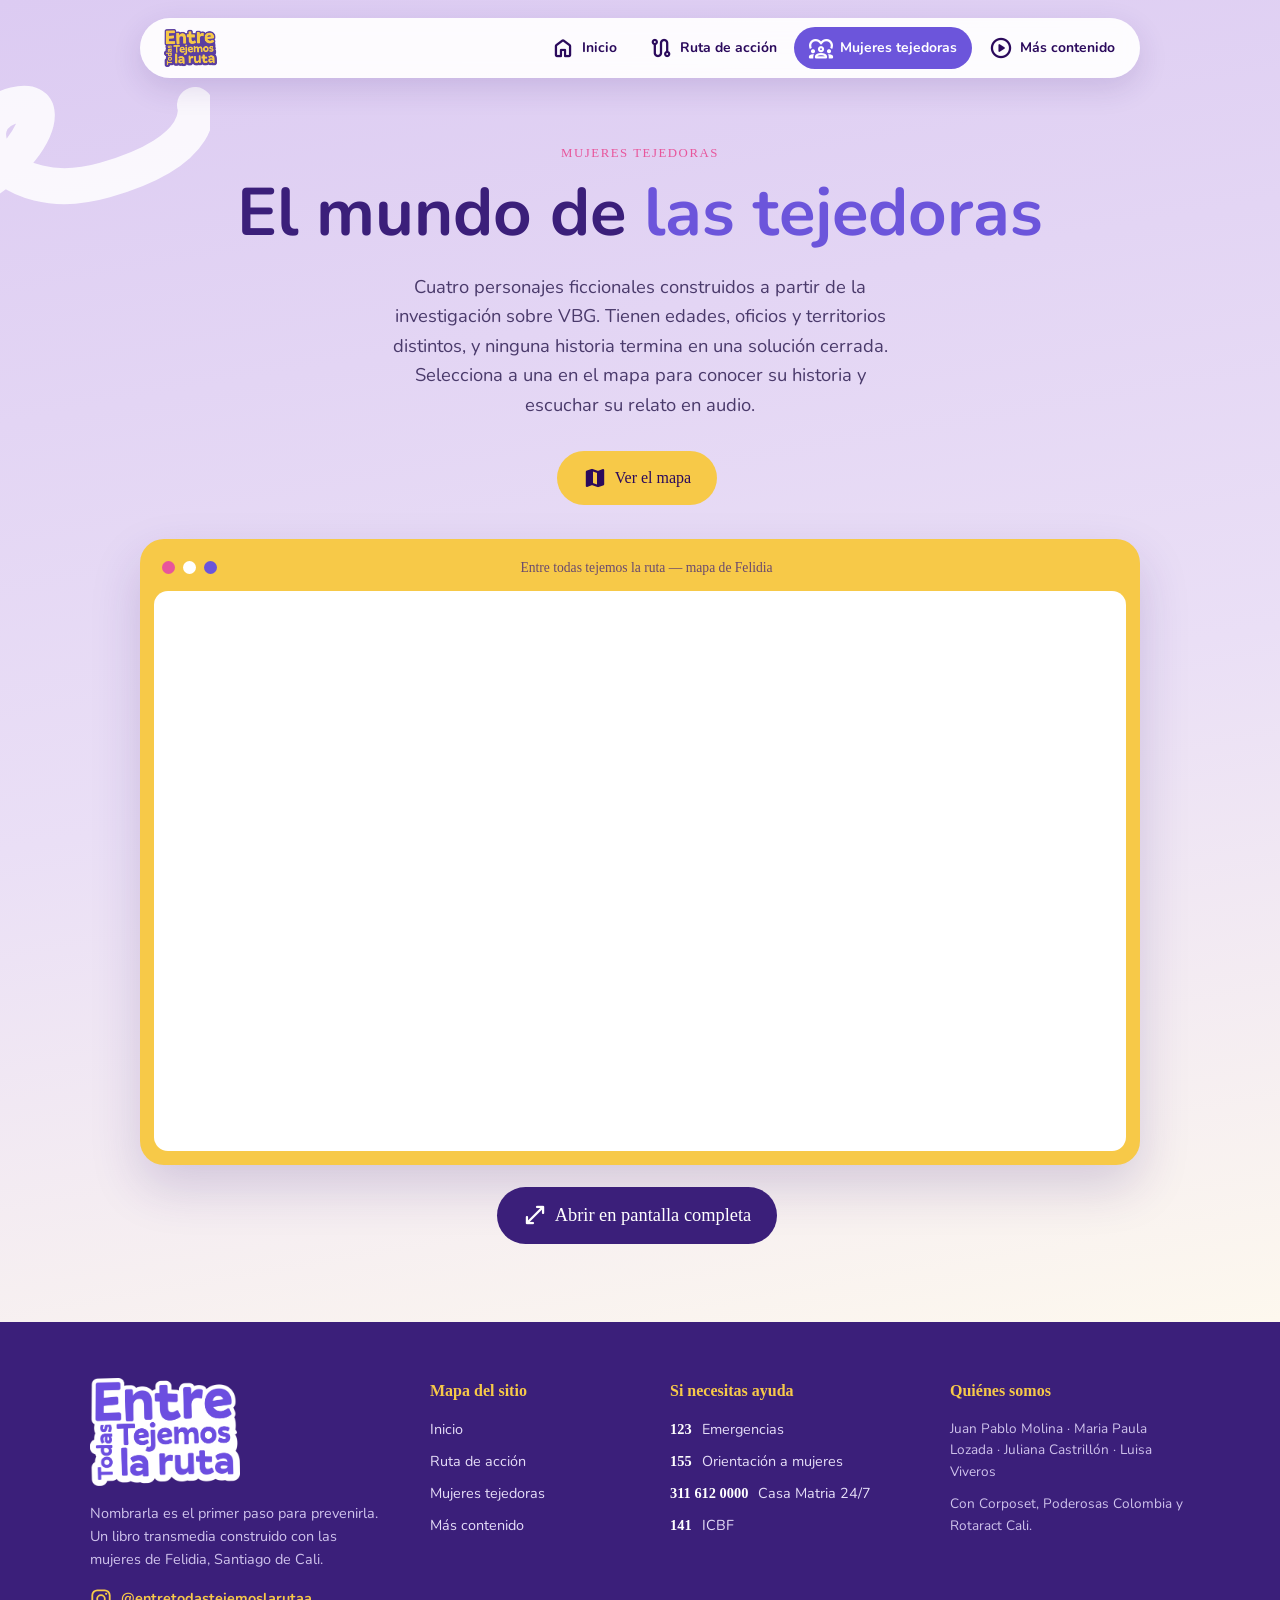
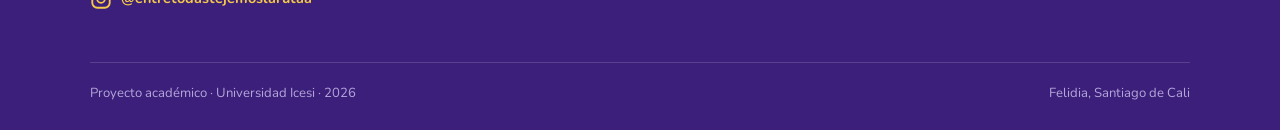
<file: Tejedoras.html>
<!DOCTYPE html>
<html lang="es">
<head>
<meta charset="UTF-8">
<meta name="viewport" content="width=device-width,initial-scale=1">
<title>Mujeres tejedoras · Entre Todas Tejemos la Ruta</title>
<link href="https://fonts.googleapis.com/css2?family=Nunito:wght@400;600;700;800&display=swap" rel="stylesheet">
<link href="https://api.fontshare.com/v2/css?f[]=pally@400,500,700&display=swap" rel="stylesheet">
<link href="https://fonts.googleapis.com/css2?family=Material+Symbols+Rounded:opsz,wght,FILL,GRAD@24,400,0,0" rel="stylesheet">
<link rel="stylesheet" href="styles.css">
</head>
<body>

<nav>
  <a class="marca" href="index.html"><img src="logo2.png" alt="Entre Todas Tejemos la Ruta"></a>
  <div class="menu">
    <a class="ir" href="index.html"><span class="material-symbols-rounded">home</span>Inicio</a>
    <a class="ir" href="ruta.html"><span class="material-symbols-rounded">route</span>Ruta de acción</a>
    <a class="ir activo" href="tejedoras.html"><span class="material-symbols-rounded">diversity_1</span>Mujeres tejedoras</a>
    <a class="ir" href="contenido.html"><span class="material-symbols-rounded">play_circle</span>Más contenido</a>
  </div>
</nav>

<header class="banner interno lila centro">
  <svg class="squig fuerte" style="left:-90px;top:60px;width:300px" viewBox="0 0 200 120" fill="none" stroke="#fff" stroke-width="24" stroke-linecap="round"><path d="M10 90C60 100 110 20 70 30S60 100 130 80 190 30 190 30"/></svg>
  <div class="wrap">
    <span class="eyebrow">Mujeres tejedoras</span>
    <h1>El mundo de <em>las tejedoras</em></h1>
    <p>Cuatro personajes ficcionales construidos a partir de la investigación sobre VBG. Tienen edades, oficios y territorios distintos, y ninguna historia termina en una solución cerrada. Selecciona a una en el mapa para conocer su historia y escuchar su relato en audio.</p>
    <a class="btn y" href="#mapa"><span class="material-symbols-rounded relleno">map</span>Ver el mapa</a>

    <!-- Ventana del mapa -->
    <div class="ventana" id="mapa">
      <div class="barra">
        <span class="punto"></span><span class="punto"></span><span class="punto"></span>
        <span class="titulo">Entre todas tejemos la ruta — mapa de Felidia</span>
      </div>
      <iframe src="https://view.genially.com/6af2fbed27aabd9be8a95e26" title="Mapa interactivo Entre Todas Tejemos la Ruta" allowfullscreen loading="lazy"></iframe>
    </div>

    <p style="margin-top:18px">
      <a class="btn" href="https://view.genially.com/6af2fbed27aabd9be8a95e26" target="_blank" rel="noopener"><span class="material-symbols-rounded relleno">open_in_full</span>Abrir en pantalla completa</a>
    </p>
  </div>
</header>

<footer>
  <div class="pie">
    <div class="pie-marca">
      <!-- Cambia logo.png por tu logo cuando lo tengas -->
      <img src="logo.png" alt="Entre Todas Tejemos la Ruta" class="logo">
      <p>Nombrarla es el primer paso para prevenirla. Un libro transmedia construido con las mujeres de Felidia, Santiago de Cali.</p>
      <a class="red" href="https://www.instagram.com/entretodastejemoslarutaa/" target="_blank" rel="noopener" aria-label="Instagram">
        <svg viewBox="0 0 24 24" width="22" height="22" fill="none" stroke="currentColor" stroke-width="2" stroke-linecap="round"><rect x="2.5" y="2.5" width="19" height="19" rx="5.5"/><circle cx="12" cy="12" r="4.2"/><circle cx="17.6" cy="6.4" r="1.2" fill="currentColor" stroke="none"/></svg>
        <span>@entretodastejemoslarutaa</span>
      </a>
    </div>

    <div class="pie-col">
      <h4>Mapa del sitio</h4>
      <a href="index.html">Inicio</a>
      <a href="ruta.html">Ruta de acción</a>
      <a href="tejedoras.html">Mujeres tejedoras</a>
      <a href="contenido.html">Más contenido</a>
    </div>

    <div class="pie-col">
      <h4>Si necesitas ayuda</h4>
      <a href="tel:123"><b>123</b> Emergencias</a>
      <a href="tel:155"><b>155</b> Orientación a mujeres</a>
      <a href="tel:3116120000"><b>311 612 0000</b> Casa Matria 24/7</a>
      <a href="tel:141"><b>141</b> ICBF</a>
    </div>

    <div class="pie-col">
      <h4>Quiénes somos</h4>
      <p class="pie-txt">Juan Pablo Molina · Maria Paula Lozada · Juliana Castrillón · Luisa Viveros</p>
      <p class="pie-txt">Con Corposet, Poderosas Colombia y Rotaract Cali.</p>
    </div>
  </div>

  <div class="pie-abajo">
    <span>Proyecto académico · Universidad Icesi · 2026</span>
    <span>Felidia, Santiago de Cali</span>
  </div>
</footer>
</body>
</html>
</file>
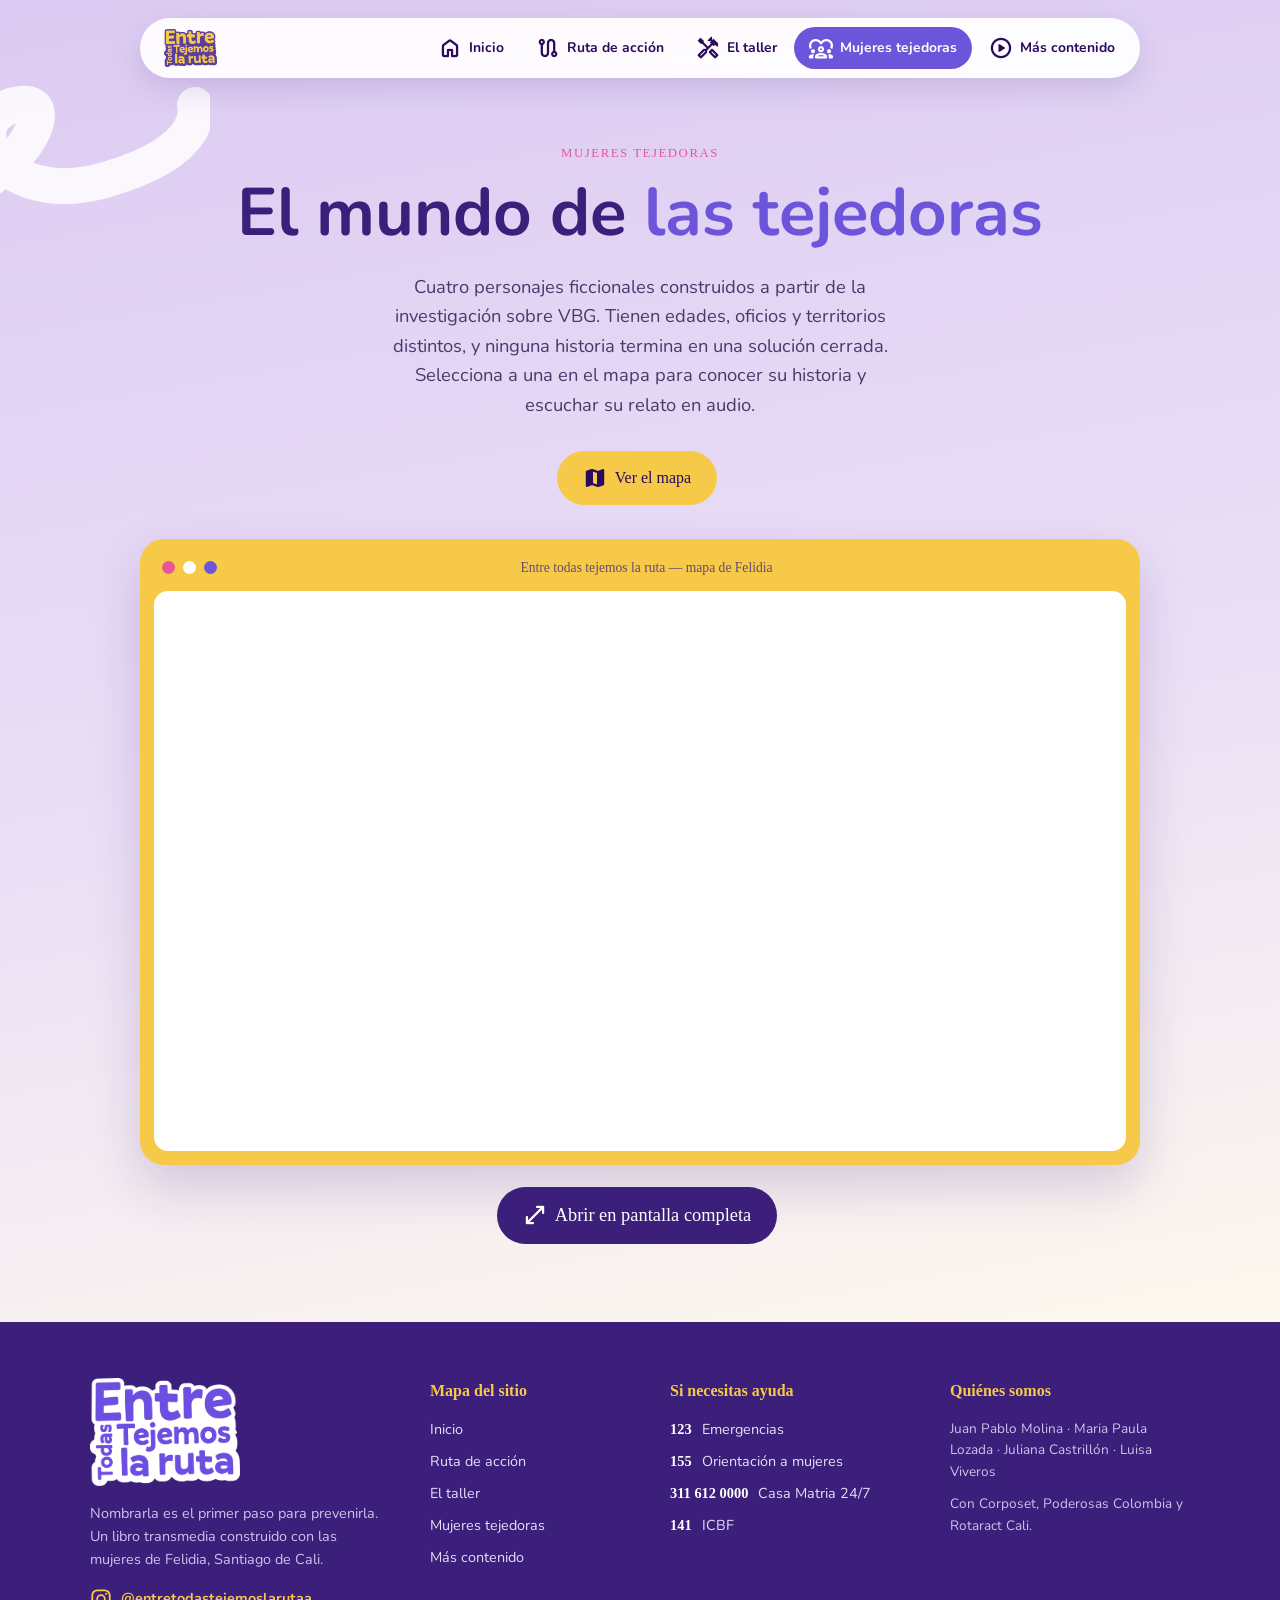
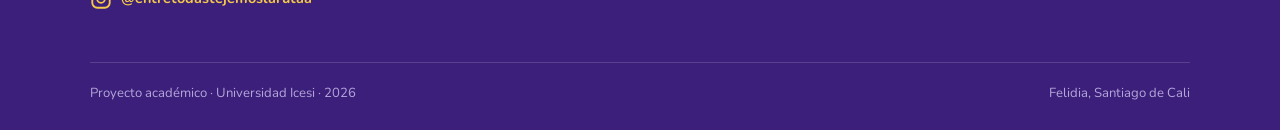
<file: tejedoras.html>
<!DOCTYPE html>
<html lang="es">
<head>
<meta charset="UTF-8">
<meta name="viewport" content="width=device-width,initial-scale=1">
<title>Mujeres tejedoras · Entre Todas Tejemos la Ruta</title>
<link href="https://fonts.googleapis.com/css2?family=Nunito:wght@400;600;700;800&display=swap" rel="stylesheet">
<link href="https://api.fontshare.com/v2/css?f[]=pally@400,500,700&display=swap" rel="stylesheet">
<link href="https://fonts.googleapis.com/css2?family=Material+Symbols+Rounded:opsz,wght,FILL,GRAD@24,400,0,0" rel="stylesheet">
<link rel="stylesheet" href="styles.css">
</head>
<body>

<nav>
  <a class="marca" href="index.html"><img src="logo2.png" alt="Entre Todas Tejemos la Ruta"></a>
  <div class="menu">
    <a class="ir" href="index.html"><span class="material-symbols-rounded">home</span>Inicio</a>
    <a class="ir" href="ruta.html"><span class="material-symbols-rounded">route</span>Ruta de acción</a>
    <a class="ir" href="taller.html"><span class="material-symbols-rounded">handyman</span>El taller</a>
        <a class="ir activo" href="tejedoras.html"><span class="material-symbols-rounded">diversity_1</span>Mujeres tejedoras</a>
    <a class="ir" href="contenido.html"><span class="material-symbols-rounded">play_circle</span>Más contenido</a>
  </div>
</nav>

<header class="banner interno lila centro">
  <svg class="squig fuerte" style="left:-90px;top:60px;width:300px" viewBox="0 0 200 120" fill="none" stroke="#fff" stroke-width="24" stroke-linecap="round"><path d="M10 90C60 100 110 20 70 30S60 100 130 80 190 30 190 30"/></svg>
  <div class="wrap">
    <span class="eyebrow">Mujeres tejedoras</span>
    <h1>El mundo de <em>las tejedoras</em></h1>
    <p>Cuatro personajes ficcionales construidos a partir de la investigación sobre VBG. Tienen edades, oficios y territorios distintos, y ninguna historia termina en una solución cerrada. Selecciona a una en el mapa para conocer su historia y escuchar su relato en audio.</p>
    <a class="btn y" href="#mapa"><span class="material-symbols-rounded relleno">map</span>Ver el mapa</a>

    <!-- Ventana del mapa -->
    <div class="ventana" id="mapa">
      <div class="barra">
        <span class="punto"></span><span class="punto"></span><span class="punto"></span>
        <span class="titulo">Entre todas tejemos la ruta — mapa de Felidia</span>
      </div>
      <iframe src="https://view.genially.com/6af2fbed27aabd9be8a95e26" title="Mapa interactivo Entre Todas Tejemos la Ruta" allowfullscreen loading="lazy"></iframe>
    </div>

    <p style="margin-top:18px">
      <a class="btn" href="https://view.genially.com/6af2fbed27aabd9be8a95e26" target="_blank" rel="noopener"><span class="material-symbols-rounded relleno">open_in_full</span>Abrir en pantalla completa</a>
    </p>
  </div>
</header>

<footer>
  <div class="pie">
    <div class="pie-marca">
      <!-- Cambia logo.png por tu logo cuando lo tengas -->
      <img src="logo.png" alt="Entre Todas Tejemos la Ruta" class="logo">
      <p>Nombrarla es el primer paso para prevenirla. Un libro transmedia construido con las mujeres de Felidia, Santiago de Cali.</p>
      <a class="red" href="https://www.instagram.com/entretodastejemoslarutaa/" target="_blank" rel="noopener" aria-label="Instagram">
        <svg viewBox="0 0 24 24" width="22" height="22" fill="none" stroke="currentColor" stroke-width="2" stroke-linecap="round"><rect x="2.5" y="2.5" width="19" height="19" rx="5.5"/><circle cx="12" cy="12" r="4.2"/><circle cx="17.6" cy="6.4" r="1.2" fill="currentColor" stroke="none"/></svg>
        <span>@entretodastejemoslarutaa</span>
      </a>
    </div>

    <div class="pie-col">
      <h4>Mapa del sitio</h4>
      <a href="index.html">Inicio</a>
      <a href="ruta.html">Ruta de acción</a>
      <a href="taller.html">El taller</a>
      <a href="tejedoras.html">Mujeres tejedoras</a>
      <a href="contenido.html">Más contenido</a>
    </div>

    <div class="pie-col">
      <h4>Si necesitas ayuda</h4>
      <a href="tel:123"><b>123</b> Emergencias</a>
      <a href="tel:155"><b>155</b> Orientación a mujeres</a>
      <a href="tel:3116120000"><b>311 612 0000</b> Casa Matria 24/7</a>
      <a href="tel:141"><b>141</b> ICBF</a>
    </div>

    <div class="pie-col">
      <h4>Quiénes somos</h4>
      <p class="pie-txt">Juan Pablo Molina · Maria Paula Lozada · Juliana Castrillón · Luisa Viveros</p>
      <p class="pie-txt">Con Corposet, Poderosas Colombia y Rotaract Cali.</p>
    </div>
  </div>

  <div class="pie-abajo">
    <span>Proyecto académico · Universidad Icesi · 2026</span>
    <span>Felidia, Santiago de Cali</span>
  </div>
</footer>
</body>
</html>
</file>
<file: styles.css>
/* ===== Entre Todas Tejemos la Ruta — estilos compartidos ===== */
:root{
  --lila:#DCCBF2; --lila2:#EFE8FA; --mor:#6C55DB; --mor-d:#3B1F7A;
  --ink:#2B0A5C; --rosa:#E8559B; --rosa-l:#FBE7F1; --amar:#F7C948; --crema:#FDF8EE;
}
*{box-sizing:border-box;margin:0}
html{scroll-behavior:smooth}
body{font-family:'Nunito',sans-serif;color:var(--ink);background:var(--crema);line-height:1.6;overflow-x:hidden}
h1,h2,h3{font-family:'Pally','Nunito',sans-serif;font-weight:700;line-height:1.08}
img{max-width:100%;display:block}
section{position:relative;padding:110px 6vw;overflow:hidden}
.wrap{max-width:1100px;margin:auto;position:relative;z-index:2}
h2{font-size:clamp(2rem,4.6vw,3.2rem);color:var(--mor-d);margin-bottom:18px}
h2 em{font-style:normal;color:var(--rosa)}
p.lead{font-size:1.1rem;max-width:660px;color:#4A3A6B}
.centro{text-align:center}
.centro p.lead{margin-left:auto;margin-right:auto}

.material-symbols-rounded{
  font-variation-settings:'FILL' 0,'wght' 500,'GRAD' 0,'opsz' 24;
  vertical-align:middle;line-height:1;
}

/* Espirales de fondo, gruesas y presentes */
.squig{position:absolute;pointer-events:none;z-index:0;opacity:.5}
.squig.fuerte{opacity:.85}

/* ===== MENU superpuesto, sin franja ===== */
nav{
  position:fixed;top:18px;left:50%;transform:translateX(-50%);
  z-index:100;width:min(1000px,94vw);
  background:rgba(255,255,255,.92);backdrop-filter:blur(10px);
  border-radius:99px;padding:9px 10px 9px 24px;
  display:flex;justify-content:space-between;align-items:center;gap:10px;
  box-shadow:0 10px 30px rgba(59,31,122,.14);
}
nav .marca{font-family:'Pally';color:var(--mor-d);text-decoration:none;font-weight:700;font-size:1rem}
nav .menu{display:flex;gap:2px;flex-wrap:wrap}
nav a.ir{display:inline-flex;align-items:center;gap:7px;text-decoration:none;color:var(--ink);font-weight:700;font-size:.87rem;padding:9px 15px;border-radius:99px;transition:.2s}
nav a.ir:hover{background:var(--lila2)}
nav a.ir.activo{background:var(--mor);color:#fff}
@media(max-width:900px){
  nav{border-radius:24px;flex-direction:column;align-items:flex-start;padding:14px 18px;top:10px}
  nav .menu{width:100%;gap:2px}
  nav a.ir{font-size:.8rem;padding:7px 11px}
}

/* ===== BANNERS ===== */
.banner{padding:190px 6vw 120px;position:relative;overflow:hidden}
.banner.claro{background:var(--crema)}
.banner.lila{background:linear-gradient(170deg,var(--lila) 0%,#EADFF6 55%,var(--crema) 100%)}
.banner .eyebrow{display:inline-block;font-family:'Pally';color:var(--rosa);letter-spacing:.12em;text-transform:uppercase;font-size:.8rem;margin-bottom:14px}
.banner h1{font-size:clamp(2.6rem,7vw,5.2rem);color:var(--mor-d);max-width:14ch}
.banner h1 em{font-style:normal;color:var(--mor)}
.banner p{margin:22px 0 28px;font-size:1.15rem;max-width:46ch;color:#4A3A6B}
.hero{display:grid;grid-template-columns:1.05fr .95fr;gap:40px;align-items:center}
@media(max-width:860px){.hero{grid-template-columns:1fr}.banner{padding-top:230px}}

/* Mosaico del banner de inicio */
.mosaico{display:grid;grid-template-columns:1fr 1fr;grid-auto-rows:118px;gap:14px}
.mos{border-radius:22px;overflow:hidden;display:grid;place-items:center;padding:16px;text-align:center;font-family:'Pally';font-size:.95rem;line-height:1.25}
.mos.alto{grid-row:span 2}
.mos.foto{background:#fff;padding:0}
.mos.foto img{width:100%;height:100%;object-fit:contain}
.mos.m1{background:var(--mor);color:#fff}
.mos.m2{background:var(--amar);color:var(--ink)}
.mos.m3{background:var(--rosa-l);color:var(--rosa)}
.mos.m4{background:var(--lila);color:var(--mor-d)}

/* Banner interno de las paginas */
.banner.interno{padding:200px 6vw 90px}
.banner.interno h1{font-size:clamp(2.3rem,6vw,4.2rem);max-width:18ch}

/* ===== BOTONES ===== */
.btn{display:inline-flex;gap:8px;align-items:center;background:var(--mor-d);color:#fff;text-decoration:none;font-family:'Pally';padding:14px 26px;border-radius:99px;transition:.2s;margin:4px 6px 0 0}
.btn:hover{transform:translateY(-3px);background:var(--mor)}
.btn.y{background:var(--amar);color:var(--ink)}
.btn.y:hover{background:#ffd75e}
.btn.rosa{background:var(--rosa);color:#fff}
.btn.rosa:hover{background:#f06dab}

/* ===== AVISO ===== */
.aviso{margin-top:30px;background:#fff;border-radius:20px;padding:20px 24px;max-width:680px;display:flex;gap:16px;box-shadow:0 8px 24px rgba(59,31,122,.07)}
.aviso .material-symbols-rounded{color:var(--rosa);font-size:30px}
.aviso b{font-family:'Pally';color:var(--mor-d);display:block;margin-bottom:4px}
.aviso p{font-size:.97rem;color:#4A3A6B}

/* ===== DOS COLUMNAS ===== */
.two{display:grid;grid-template-columns:1fr 1fr;gap:50px;align-items:center}
@media(max-width:860px){.two{grid-template-columns:1fr}}
.stats{display:grid;gap:12px}
.stat{border-radius:22px;padding:18px 22px;background:#fff;display:flex;gap:16px;align-items:center;box-shadow:0 6px 18px rgba(59,31,122,.06)}
.stat .material-symbols-rounded{font-size:34px;color:var(--mor)}
.stat b{font-family:'Pally';display:block;color:var(--mor-d)}
.stat span.d{font-size:.93rem;color:#5B4A7D}
.stat:nth-child(2) .material-symbols-rounded{color:var(--rosa)}
.stat:nth-child(3) .material-symbols-rounded{color:#D8A72A}
.stat:nth-child(4) .material-symbols-rounded{color:var(--mor-d)}

/* ===== TARJETAS ===== */
.cards{display:grid;grid-template-columns:repeat(auto-fit,minmax(235px,1fr));gap:20px;margin-top:40px}
.card{border-radius:26px;padding:26px;background:#fff;transition:.25s;box-shadow:0 8px 22px rgba(59,31,122,.06)}
.card:hover{transform:translateY(-6px)}
.card .n{width:48px;height:48px;border-radius:16px;background:var(--lila2);color:var(--mor);display:grid;place-items:center;margin-bottom:14px}
.card h4{color:var(--rosa);font-family:'Pally';font-size:.78rem;letter-spacing:.08em;margin-bottom:6px}
.card h3{font-size:1.3rem;margin-bottom:8px;color:var(--mor-d)}
.card p{font-size:.95rem;color:#5B4A7D}
/* acentos puntuales de color */
.card.acento-amar{background:var(--amar)}
.card.acento-amar .n{background:rgba(255,255,255,.55);color:var(--mor-d)}
.card.acento-amar h4{color:var(--mor-d)}
.card.acento-amar p{color:#4A3A1B}
.card.acento-lila{background:var(--lila)}
.card.acento-lila .n{background:rgba(255,255,255,.6)}
.card.acento-rosa{background:var(--rosa-l)}
.card.acento-rosa .n{background:#fff;color:var(--rosa)}

.quote{margin-top:56px;font-family:'Pally';font-size:clamp(1.5rem,3.2vw,2.3rem);text-align:center;color:var(--mor-d);max-width:20ch;margin-left:auto;margin-right:auto}
.quote span{color:var(--rosa)}

/* ===== FONDOS ===== */
.fondo-crema{background:var(--crema)}
.fondo-blanco{background:#fff}
.fondo-suave{background:var(--lila2)}
.fondo-morado{background:var(--mor-d);color:#fff}
.fondo-morado h2{color:#fff}
.fondo-morado p.lead{color:#D9CFF2}

/* ===== RUTA: botones del selector ===== */
.selector{display:flex;gap:12px;flex-wrap:wrap;justify-content:center;margin:0 0 30px}
.tab{border:0;cursor:pointer;font-family:'Pally';font-size:.95rem;padding:14px 26px;border-radius:99px;background:#fff;color:var(--mor);display:inline-flex;align-items:center;gap:9px;transition:.2s;box-shadow:0 6px 16px rgba(59,31,122,.08)}
.tab:hover{transform:translateY(-2px)}
.tab.on{background:var(--mor);color:#fff}
.tab[data-t="f"].on{background:var(--rosa);color:#fff}

/* Criterios: todos en una sola linea */
.crit{display:flex;flex-wrap:nowrap;gap:10px;justify-content:center;margin:0 auto 70px;max-width:100%}
.crit span{background:#fff;border-radius:99px;padding:10px 18px;font-weight:700;font-size:.85rem;display:inline-flex;align-items:center;gap:8px;color:var(--mor-d);white-space:nowrap}
.crit .material-symbols-rounded{color:var(--rosa);font-size:19px}
@media(max-width:1100px){
  .crit{flex-wrap:wrap}
}

/* Iconos rellenos */
.material-symbols-rounded.relleno{font-variation-settings:'FILL' 1,'wght' 500,'GRAD' 0,'opsz' 24}

/* ===== RUTA en zig zag: dos columnas ===== */
.zigzag{position:relative;display:grid;grid-template-columns:1fr 1fr;gap:28px 70px;max-width:1000px;margin:auto}
.zigzag:before{content:"";position:absolute;left:50%;top:10px;bottom:10px;width:6px;margin-left:-3px;background:var(--lila);border-radius:99px}
#panel-f .zigzag:before{background:var(--rosa-l)}
.paso{position:relative}
/* los pares bajan para que quede en zig zag */
.paso:nth-child(even){margin-top:70px}
.etiqueta{display:inline-block;font-family:'Pally';font-size:.82rem;letter-spacing:.06em;text-transform:uppercase;color:#fff;background:var(--mor);padding:7px 20px;border-radius:12px 12px 0 0;margin-left:16px}
#panel-f .etiqueta{background:var(--rosa)}
.caja{background:#fff;border-radius:22px;padding:24px 26px;box-shadow:0 10px 26px rgba(59,31,122,.08);border-left:7px solid var(--mor);position:relative;transition:.25s}
#panel-f .caja{border-left-color:var(--rosa)}
.caja:hover{transform:translateY(-5px)}
.caja .icono{position:absolute;top:20px;right:22px;font-size:46px;color:var(--lila)}
#panel-f .caja .icono{color:var(--rosa-l)}
.caja h3{font-size:1.25rem;color:var(--mor-d);margin-bottom:8px;padding-right:56px}
#panel-f .caja h3{color:var(--rosa)}
.caja p{font-size:.95rem;color:#5B4A7D}
/* puntito que conecta con la linea central */
.paso:nth-child(odd) .caja:after,
.paso:nth-child(even) .caja:after{content:"";position:absolute;top:34px;width:18px;height:18px;border-radius:50%;background:var(--mor);border:4px solid var(--crema)}
.paso:nth-child(odd) .caja:after{right:-44px}
.paso:nth-child(even) .caja:after{left:-44px}
#panel-f .caja:after{background:var(--rosa)}
@media(max-width:820px){
  .zigzag{grid-template-columns:1fr;gap:22px}
  .zigzag:before{display:none}
  .paso:nth-child(even){margin-top:0}
  .caja:after{display:none!important}
}

/* Notas y avisos dentro de los pasos */
.note{margin-top:12px;background:var(--lila2);border-radius:14px;padding:10px 15px;font-size:.88rem;font-weight:600;display:flex;gap:9px;align-items:flex-start;text-align:left;color:var(--mor-d)}
.note .material-symbols-rounded{font-size:20px;color:var(--mor);flex-shrink:0}
.warn{background:#FFF3C9}
.warn .material-symbols-rounded{color:#B98600}
.urgente{margin-top:12px;background:var(--rosa-l);border-radius:16px;padding:14px 18px}
.urgente b.big{font-family:'Pally';font-size:2.4rem;color:var(--rosa);display:block;line-height:1}
.urgente small{font-size:.88rem;color:#6B2B4D}
.pill{display:inline-block;background:var(--lila2);color:var(--mor);border-radius:99px;padding:3px 14px;font-weight:800;font-size:.8rem;margin:6px 4px 0 0}
[hidden]{display:none!important}

/* Imagen del banner interno */
.banner-img{display:grid;place-items:center}
.banner-img img{width:100%;max-width:460px;border-radius:26px}

/* ===== LINEAS DE ATENCION ===== */
.lines{display:grid;grid-template-columns:230px 1fr;gap:22px;margin-top:40px}
.big{background:var(--mor-d);color:#fff;border-radius:28px;padding:28px;display:flex;flex-direction:column;justify-content:center}
.big b{font-family:'Pally';font-size:4.2rem;color:var(--amar);line-height:1}
.big span{font-family:'Pally';font-size:1.1rem}
.big small{opacity:.85;margin-top:6px}
.grid-l{display:grid;grid-template-columns:repeat(auto-fit,minmax(252px,1fr));gap:12px}
.l{background:#fff;border-radius:20px;padding:16px 18px;display:flex;gap:14px;align-items:center}
.l>b{font-family:'Pally';font-size:1.2rem;color:var(--rosa);min-width:96px}
.l strong{display:block;color:var(--mor-d)}
.l small{display:block;color:#6B5B88}
@media(max-width:820px){.lines{grid-template-columns:1fr}}

/* ===== TEJEDORAS ===== */
.tejedoras{display:grid;grid-template-columns:repeat(auto-fit,minmax(240px,1fr));gap:24px;margin-top:46px}
.tej{background:#fff;border-radius:26px;padding:28px 24px;text-align:center;box-shadow:0 8px 22px rgba(59,31,122,.06);transition:.25s}
.tej:hover{transform:translateY(-6px)}
.bolita{width:132px;height:132px;border-radius:50%;margin:0 auto 18px;background:var(--lila2);display:grid;place-items:center;overflow:hidden;border:5px solid #fff;box-shadow:0 0 0 4px var(--lila2)}
.bolita img{width:100%;height:100%;object-fit:cover}
.tej:nth-child(2) .bolita{background:var(--rosa-l);box-shadow:0 0 0 4px var(--rosa-l)}
.tej:nth-child(3) .bolita{background:#FFF3C9;box-shadow:0 0 0 4px #FFF3C9}
.tej:nth-child(4) .bolita{background:var(--lila);box-shadow:0 0 0 4px var(--lila)}
.tej h4{font-family:'Pally';font-size:.74rem;letter-spacing:.08em;color:var(--rosa);margin-bottom:4px}
.tej h3{font-size:1.5rem;color:var(--mor-d);margin-bottom:8px}
.tej p{font-size:.93rem;color:#5B4A7D}
.tej .preg{display:block;margin-top:10px;font-style:italic;color:var(--mor);font-weight:700}

/* ===== INSTAGRAM ===== */
.ig{display:grid;grid-template-columns:repeat(auto-fit,minmax(235px,1fr));gap:18px;margin-top:40px}
.igc{background:#fff;border-radius:24px;overflow:hidden;box-shadow:0 8px 22px rgba(59,31,122,.06)}
.igc .im{aspect-ratio:1;display:grid;place-items:center;font-family:'Pally';text-align:center;padding:20px;font-size:1.05rem;line-height:1.2}
.igc:nth-child(1) .im{background:var(--lila);color:var(--mor-d)}
.igc:nth-child(2) .im{background:var(--rosa-l);color:var(--rosa)}
.igc:nth-child(3) .im{background:var(--amar);color:var(--mor-d)}
.igc:nth-child(4) .im{background:var(--lila2);color:var(--mor)}
.igc .tx{padding:16px 18px;font-size:.9rem;color:#5B4A7D}
.igc .tx b{display:block;font-family:'Pally';color:var(--mor-d);margin-bottom:3px}
.embed{margin-top:40px;background:#fff;border-radius:24px;padding:28px;text-align:center;box-shadow:0 8px 22px rgba(59,31,122,.06)}

/* ===== MAPA ===== */
.frame{margin-top:34px;border-radius:26px;overflow:hidden;box-shadow:0 18px 40px rgba(59,31,122,.16);background:#fff}
.frame iframe{width:100%;height:min(72vh,640px);border:0;display:block}


/* ===== Carrusel de tarjetas VBG: todas blancas, se iluminan en amarillo ===== */
.cards.vbg .card{background:#fff;transition:background .5s,transform .5s,box-shadow .5s}
.cards.vbg .card.activa{background:var(--amar);transform:translateY(-10px);box-shadow:0 16px 32px rgba(59,31,122,.14)}
.cards.vbg .card.activa .n{background:rgba(255,255,255,.6);color:var(--mor-d)}
.cards.vbg .card.activa h4{color:var(--mor-d)}
.cards.vbg .card.activa p{color:#4A3A1B}

/* ===== Ventana estilo explorador de archivos (mapa) ===== */
.banner.interno.centro{text-align:center;padding-top:140px;padding-bottom:50px}
.banner.interno.centro h1{max-width:none;margin:0 auto}
.banner.interno.centro p{margin:16px auto 22px}
.ventana{margin:34px auto 0;max-width:1000px;background:var(--amar);border-radius:24px;padding:14px;box-shadow:0 22px 50px rgba(59,31,122,.18)}
.ventana .barra{display:flex;align-items:center;gap:8px;padding:4px 8px 12px}
.ventana .punto{width:13px;height:13px;border-radius:50%;background:rgba(59,31,122,.28)}
.ventana .punto:nth-child(1){background:var(--rosa)}
.ventana .punto:nth-child(2){background:#fff}
.ventana .punto:nth-child(3){background:var(--mor)}
.ventana .titulo{flex:1;text-align:center;font-family:'Pally';font-size:.85rem;color:var(--mor-d);opacity:.75;margin-right:50px}
.ventana iframe{width:100%;height:min(66vh,560px);border:0;display:block;border-radius:14px;background:#fff}
@media(max-width:700px){
  .ventana .titulo{display:none}
  .ventana iframe{height:60vh}
}

/* ===== Banner con menos aire arriba ===== */
.banner.interno.ajustado{padding-top:140px;padding-bottom:0}

/* ===== Muro de publicaciones: 3 por fila ===== */
.muro{
  display:grid;
  grid-template-columns:repeat(3,1fr);
  grid-auto-rows:210px;
  gap:20px;
  margin-top:40px;
}
.muro .igc{
  grid-row:span 2;              /* una foto o un carrusel ocupa 2 filas */
  background:#fff;border-radius:22px;overflow:hidden;
  box-shadow:0 8px 22px rgba(59,31,122,.07);
  display:flex;flex-direction:column;transition:.25s;
}
.muro .igc.reel{grid-row:span 3}  /* un reel es mas alto y compensa dos tarjetas */
.muro .igc:hover{transform:translateY(-5px);box-shadow:0 14px 30px rgba(59,31,122,.12)}
@media(max-width:900px){
  .muro{grid-template-columns:repeat(2,1fr)}
}
@media(max-width:600px){
  .muro{grid-template-columns:1fr;grid-auto-rows:auto}
  .muro .igc,.muro .igc.reel{grid-row:auto}
  .medios{height:320px}
}

/* ===== Zona de medios con carrusel ===== */
.medios{position:relative;flex:1;min-height:0;background:var(--lila2);overflow:hidden}
.slide{position:absolute;inset:0;opacity:0;visibility:hidden;transition:opacity .3s}
.slide.on{opacity:1;visibility:visible}
.slide img,.slide video{width:100%;height:100%;object-fit:cover;display:block;background:#000}
.slide video{object-fit:contain}

.flecha{
  position:absolute;top:50%;transform:translateY(-50%);
  width:34px;height:34px;border:0;border-radius:50%;cursor:pointer;
  background:rgba(255,255,255,.9);color:var(--mor-d);
  display:grid;place-items:center;opacity:0;transition:.2s;z-index:3;
  box-shadow:0 3px 10px rgba(0,0,0,.18);
}
.igc:hover .flecha{opacity:1}
.flecha:hover{background:#fff}
.flecha.izq{left:8px}
.flecha.der{right:8px}
.flecha .material-symbols-rounded{font-size:22px}

.puntos{position:absolute;bottom:10px;left:0;right:0;display:flex;gap:5px;justify-content:center;z-index:3}
.puntos span{width:6px;height:6px;border-radius:50%;background:rgba(255,255,255,.6)}
.puntos span.on{background:#fff;transform:scale(1.3)}
.cuenta{position:absolute;top:10px;right:10px;color:#fff;z-index:3;text-shadow:0 1px 4px rgba(0,0,0,.5)}
.cuenta .material-symbols-rounded{font-size:19px}

/* ===== Copy de la publicacion ===== */
.copy{padding:14px 16px;font-size:.87rem;color:#5B4A7D;display:flex;flex-direction:column;gap:6px}
.copy p{white-space:pre-line}
.copy p.recortado{display:-webkit-box;-webkit-line-clamp:3;-webkit-box-orient:vertical;overflow:hidden}
.copy .sincopy{font-style:italic;opacity:.6}
.vermas{align-self:flex-start;border:0;background:none;padding:0;cursor:pointer;font-family:'Nunito';font-weight:800;font-size:.82rem;color:var(--rosa)}
.vermas:hover{text-decoration:underline}
.ira{display:inline-flex;align-items:center;gap:6px;margin-top:2px;font-weight:800;font-size:.82rem;color:var(--mor);text-decoration:none}
.ira:hover{text-decoration:underline}
.ira .material-symbols-rounded{font-size:17px}

.pie-feed{margin:40px 0;font-size:.9rem;color:#8679A3;text-align:center;grid-column:1/-1}

/* ===== FOOTER ===== */
footer{background:var(--mor-d);color:#fff;padding:56px 6vw 0}
.pie{max-width:1100px;margin:auto;display:grid;grid-template-columns:1.5fr 1fr 1.2fr 1.2fr;gap:40px}
.pie-marca .logo{width:150px;margin-bottom:16px}
.pie-marca p{font-size:.9rem;color:#CFC3EC;max-width:34ch}
.red{display:inline-flex;align-items:center;gap:9px;margin-top:16px;color:var(--amar);text-decoration:none;font-weight:700;font-size:.9rem}
.red:hover{text-decoration:underline}
.pie-col h4{font-family:'Pally';font-size:1rem;color:var(--amar);margin-bottom:14px}
.pie-col a{display:block;color:#E6DEF8;text-decoration:none;font-size:.9rem;margin-bottom:9px}
.pie-col a:hover{color:#fff;text-decoration:underline}
.pie-col a b{font-family:'Pally';color:#fff;margin-right:6px}
.pie-txt{font-size:.85rem;color:#CFC3EC;margin-bottom:10px}
.pie-abajo{max-width:1100px;margin:44px auto 0;padding:20px 0 26px;border-top:1px solid rgba(255,255,255,.15);display:flex;justify-content:space-between;flex-wrap:wrap;gap:10px;font-size:.82rem;color:#B5A6DA}
@media(max-width:900px){
  .pie{grid-template-columns:1fr 1fr;gap:34px}
}
@media(max-width:600px){
  .pie{grid-template-columns:1fr}
  .pie-abajo{flex-direction:column;text-align:center;justify-content:center}
}

/* Imagen del banner a tamano completo, aunque se recorte un poco */
.banner-img.grande{position:relative;align-self:stretch;min-height:440px}
.banner-img.grande img{
  position:absolute;top:50%;left:50%;transform:translate(-50%,-50%);
  width:auto;max-width:none;height:118%;
  max-height:none;border-radius:0;
}
@media(max-width:860px){
  .banner-img.grande{min-height:300px}
  .banner-img.grande img{height:100%;width:112%}
}

/* Ilustracion centrada debajo del texto del banner */
/* La imagen trae pixeles transparentes abajo: se recortan aqui.
   Sube RECORTE para quitar mas espacio, bajalo para quitar menos. */
.ilustra-caja{--recorte:0%;max-width:330px;margin:30px auto 0;overflow:hidden;line-height:0}
.ilustra{width:100%;display:block;margin-bottom:calc(-1 * var(--recorte))}
@media(max-width:600px){.ilustra-caja{max-width:240px}}

/* Ilustracion grande del banner de la ruta, dentro de su mitad derecha */
.banner-img.ancha{overflow:hidden}
.banner-img.ancha img{width:100%;max-width:none;height:auto;border-radius:0}

/* Banner de inicio, todo centrado */
.banner.lila.centro{text-align:center}
.banner.lila.centro h1{max-width:none;margin:0 auto}
.banner.lila.centro p{margin:22px auto 28px}

/* Logo dentro del menu */
nav .marca{display:flex;align-items:center}
nav .marca img{height:38px;width:auto;display:block}
@media(max-width:900px){nav .marca img{height:32px}}

/* ===== Pagina del taller ===== */
.sub{font-size:1.3rem;color:var(--mor);margin:0 0 18px}
.lista{margin:10px 0 0 18px;padding:0;font-size:.95rem;color:#5B4A7D}
.lista li{margin-bottom:8px}
.caja .lista{margin-left:16px}
.l .pic{font-size:30px;color:var(--mor);min-width:40px}
.l>.pic+div{flex:1}

/* Lista de materiales */
.checklist{display:grid;grid-template-columns:repeat(auto-fit,minmax(300px,1fr));gap:10px;margin-top:34px}
.checklist label{background:#fff;border-radius:16px;padding:14px 18px;display:flex;gap:12px;align-items:flex-start;font-size:.92rem;color:#5B4A7D;cursor:pointer;transition:.2s}
.checklist label:hover{box-shadow:0 6px 16px rgba(59,31,122,.08)}
.checklist input{accent-color:var(--rosa);width:19px;height:19px;margin-top:2px;flex-shrink:0;cursor:pointer}
.checklist input:checked+span{text-decoration:line-through;opacity:.5}

/* Cuestionario */
.preguntas{margin:0;padding-left:22px;display:grid;gap:22px}
.preguntas>li{color:var(--mor-d);font-size:1rem}
.preguntas>li>b{color:var(--mor-d)}
.esperada{display:block;margin-top:8px;font-size:.85rem;color:var(--rosa);font-weight:700}
.aviso.warn{background:#FFF8E3}
</file>
